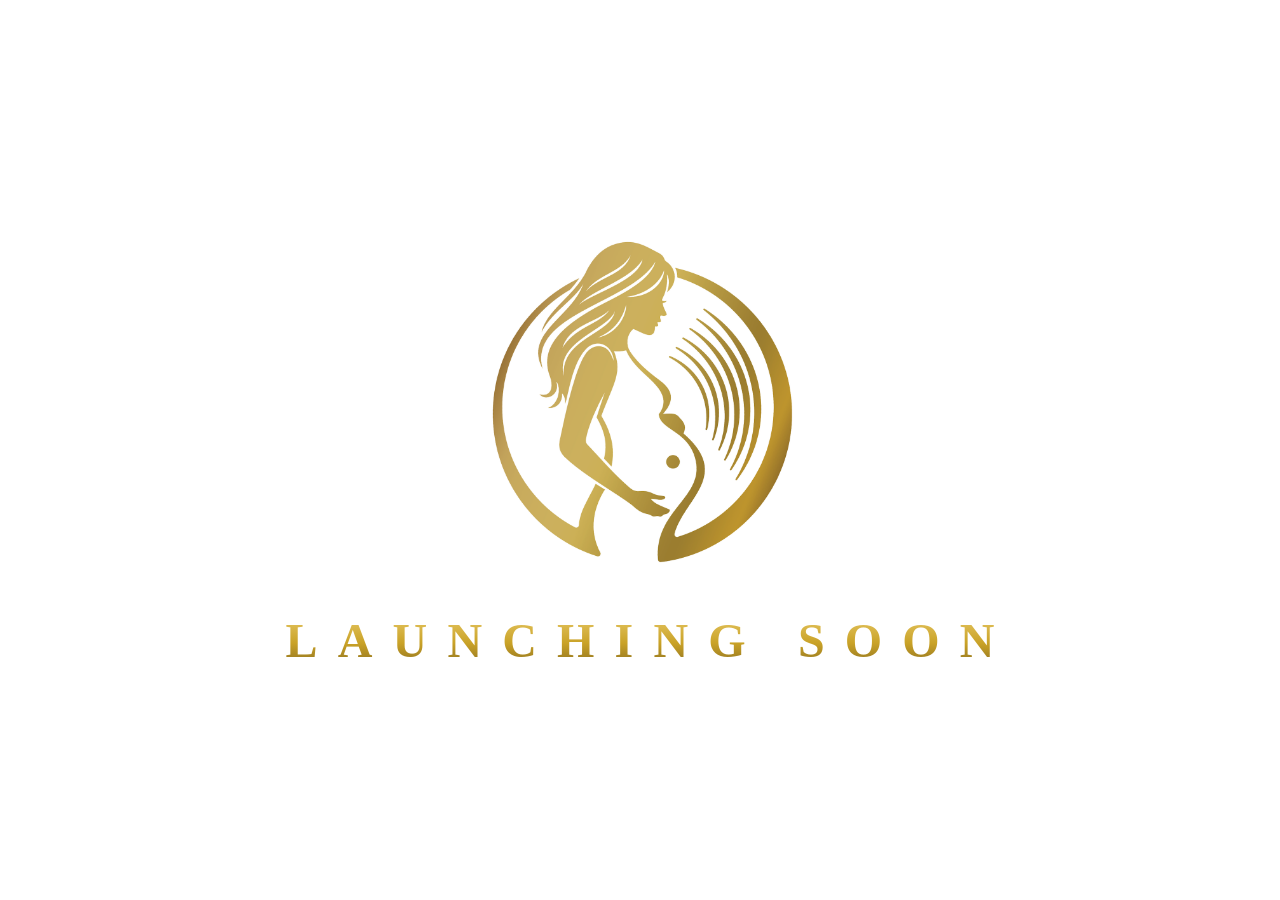
<file: index.html>
<!DOCTYPE html>
<html lang="en">
<head>
<meta charset="UTF-8">
<meta name="viewport" content="width=device-width, initial-scale=1.0">
<title>MiarmaMed — Launching Soon</title>
<link rel="icon" type="image/png" href="logo.png">
<style>
  :root {
    --gold-light: #e8c968;
    --gold: #c9a227;
    --gold-deep: #8a6d1f;
  }

  * { margin: 0; padding: 0; box-sizing: border-box; }

  html, body {
    height: 100%;
  }

  body {
    background: #ffffff;
    display: flex;
    flex-direction: column;
    align-items: center;
    justify-content: center;
    min-height: 100vh;
    padding: 2rem;
    font-family: "Cormorant Garamond", Georgia, "Times New Roman", serif;
    text-align: center;
    overflow: hidden;
  }

  .logo {
    width: min(340px, 68vw);
    height: auto;
    display: block;
    animation: breathe 4.5s ease-in-out infinite;
  }

  @keyframes breathe {
    0%, 100% { transform: scale(1); opacity: 1; }
    50%      { transform: scale(1.045); opacity: 0.92; }
  }

  .tagline {
    margin-top: 2.5rem;
    font-size: clamp(1.6rem, 6vw, 3rem);
    font-weight: 600;
    letter-spacing: 0.42em;
    text-transform: uppercase;
    /* indent compensates for the trailing letter-spacing so text stays centered */
    text-indent: 0.42em;
    background: linear-gradient(180deg, var(--gold-light) 0%, var(--gold) 55%, var(--gold-deep) 100%);
    -webkit-background-clip: text;
    background-clip: text;
    -webkit-text-fill-color: transparent;
    color: var(--gold);
  }

  @media (prefers-reduced-motion: reduce) {
    .logo { animation: none; }
  }
</style>
</head>
<body>
  <img class="logo" src="logo.png" alt="MiarmaMed logo">
  <div class="tagline">Launching Soon</div>
</body>
</html>
</file>
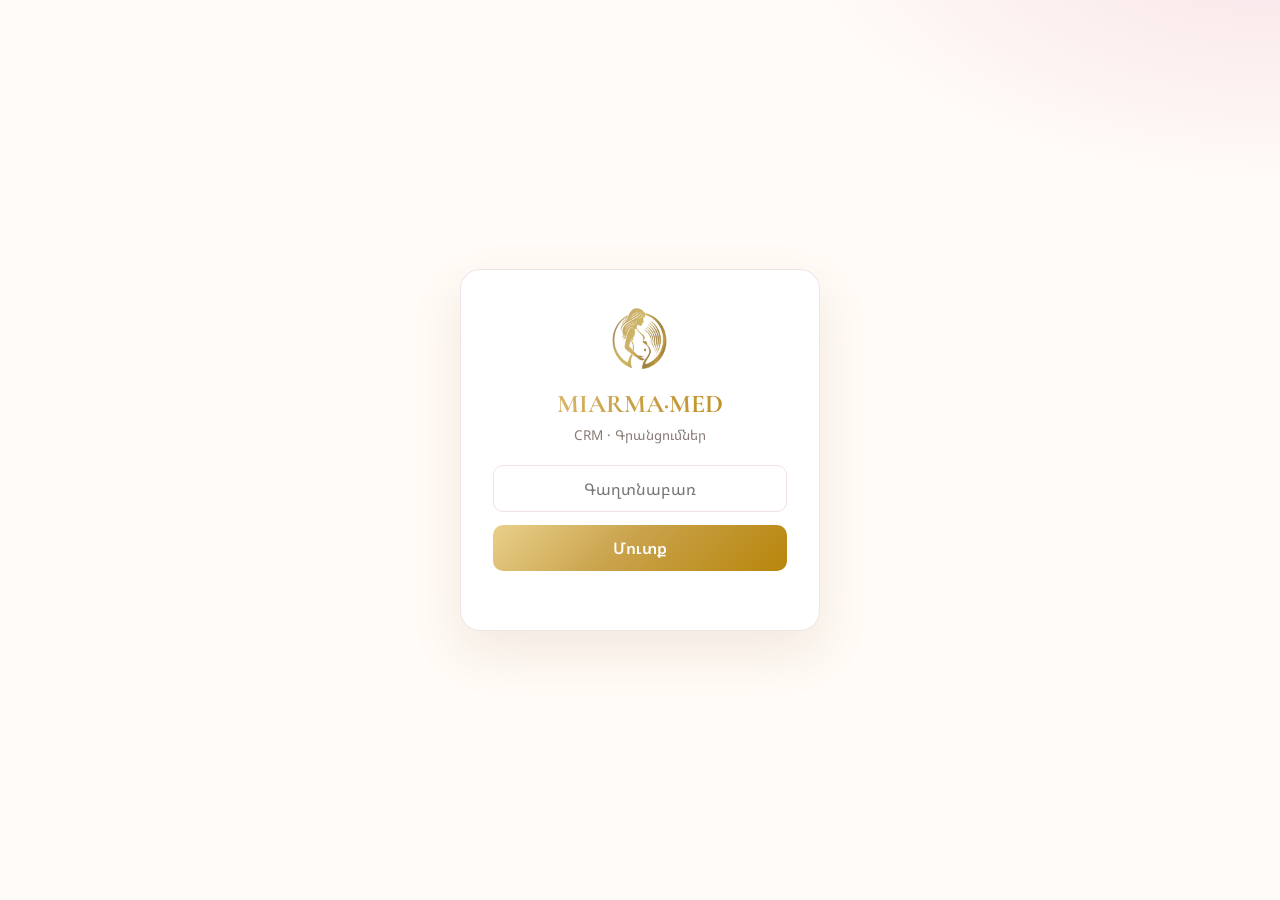
<file: admin.html>
<!DOCTYPE html>
<html lang="hy">
<head>
<meta charset="UTF-8" />
<meta name="viewport" content="width=device-width, initial-scale=1.0" />
<title>MIARMA·MED — CRM</title>
<link rel="icon" type="image/png" href="assets/emblem.png" />
<link rel="preconnect" href="https://fonts.googleapis.com" />
<link rel="preconnect" href="https://fonts.gstatic.com" crossorigin />
<link href="https://fonts.googleapis.com/css2?family=Cormorant+Garamond:wght@600;700&family=Noto+Sans+Armenian:wght@300;400;500;600;700&display=swap" rel="stylesheet" />
<style>
  :root{
    --gold-2:#C9A24B; --gold-3:#B8860B;
    --gold-grad:linear-gradient(135deg,#E9D08A 0%,#C9A24B 45%,#B8860B 100%);
    --pink:#FCEFF3; --blush:#F8E1E7; --cream:#FFFBF6;
    --ink:#3A2E2A; --muted:#8a7d77; --line:#efe3e7;
    --new:#2f6fed; --called:#c9820b; --enrolled:#1f9d55; --declined:#b0342c;
  }
  *{box-sizing:border-box;margin:0;padding:0}
  body{font-family:"Noto Sans Armenian","Segoe UI",system-ui,sans-serif;color:var(--ink);
    background:radial-gradient(900px 500px at 100% -10%, var(--blush) 0%, transparent 55%),var(--cream);
    min-height:100vh;line-height:1.45}

  /* ===== login ===== */
  .login{min-height:100vh;display:flex;align-items:center;justify-content:center;padding:1.5rem}
  .login-card{background:#fff;border:1px solid var(--line);border-radius:20px;padding:2.2rem 2rem;
    width:100%;max-width:360px;text-align:center;box-shadow:0 20px 50px rgba(170,120,90,.14)}
  .login-card img{width:64px;height:64px;margin-bottom:.6rem}
  .login-card h1{font-family:"Cormorant Garamond",serif;font-size:1.6rem;
    background:var(--gold-grad);-webkit-background-clip:text;background-clip:text;color:transparent}
  .login-card p{color:var(--muted);font-size:.85rem;margin:.2rem 0 1.3rem}
  .login-card input{width:100%;font-family:inherit;font-size:1rem;padding:.7rem .9rem;
    border:1px solid var(--line);border-radius:10px;margin-bottom:.8rem;text-align:center}
  .login-card button{width:100%;border:0;border-radius:10px;padding:.75rem;cursor:pointer;
    background:var(--gold-grad);color:#fff;font-family:inherit;font-weight:600;font-size:1rem}
  .login-err{color:var(--declined);font-size:.85rem;margin-top:.6rem;min-height:1.1em}

  /* ===== app ===== */
  .app[hidden]{display:none}
  .topbar{display:flex;align-items:center;gap:1rem;padding:1rem 1.6rem;background:#fff;
    border-bottom:1px solid var(--line);position:sticky;top:0;z-index:5;flex-wrap:wrap}
  .topbar .logo{display:flex;align-items:center;gap:.6rem}
  .topbar .logo img{width:40px;height:40px}
  .topbar .logo strong{font-family:"Cormorant Garamond",serif;font-size:1.25rem;letter-spacing:.12em;
    background:var(--gold-grad);-webkit-background-clip:text;background-clip:text;color:transparent}
  .topbar .logo small{display:block;font-size:.6rem;letter-spacing:.28em;color:var(--muted)}
  .topbar .title{font-weight:600;color:var(--muted);letter-spacing:.14em;font-size:.8rem;text-transform:uppercase}
  .topbar .right{margin-left:auto;display:flex;gap:.6rem;align-items:center}
  .btn{border:1px solid var(--line);background:#fff;color:var(--ink);border-radius:10px;
    padding:.5rem .9rem;font-family:inherit;font-size:.85rem;font-weight:600;cursor:pointer;transition:.2s}
  .btn:hover{border-color:var(--gold-2);color:var(--gold-3)}
  .btn.primary{background:var(--gold-grad);color:#fff;border-color:transparent}

  .wrap{padding:1.6rem;max-width:1400px;margin:0 auto}
  .stats{display:grid;grid-template-columns:repeat(4,1fr);gap:1rem;margin-bottom:1.4rem}
  .stat{background:#fff;border:1px solid var(--line);border-radius:16px;padding:1.1rem 1.2rem;
    box-shadow:0 6px 18px rgba(170,120,90,.06)}
  .stat .n{font-size:2rem;font-weight:700;font-family:"Cormorant Garamond",serif;line-height:1}
  .stat .l{color:var(--muted);font-size:.82rem;margin-top:.35rem}
  .stat.total .n{color:var(--gold-3)}
  .stat.new .n{color:var(--new)} .stat.called .n{color:var(--called)} .stat.enrolled .n{color:var(--enrolled)}

  .toolbar{display:flex;gap:.7rem;flex-wrap:wrap;margin-bottom:1rem;align-items:center}
  .toolbar input,.toolbar select{font-family:inherit;font-size:.88rem;padding:.55rem .8rem;
    border:1px solid var(--line);border-radius:10px;background:#fff;color:var(--ink)}
  .toolbar input.search{flex:1;min-width:220px}
  .count-note{color:var(--muted);font-size:.85rem;margin-left:auto}

  .table-wrap{overflow-x:auto;background:#fff;border:1px solid var(--line);border-radius:16px;
    box-shadow:0 6px 18px rgba(170,120,90,.06)}
  table{border-collapse:collapse;width:100%;min-width:1100px;font-size:.87rem}
  th,td{text-align:left;padding:.75rem .9rem;border-bottom:1px solid var(--line);vertical-align:top}
  th{background:var(--pink);color:#7a5a62;font-weight:600;font-size:.78rem;position:sticky;top:0;white-space:nowrap}
  tbody tr:hover{background:#fff8fb}
  td.name{font-weight:600;white-space:nowrap}
  a.tel{color:var(--ink);text-decoration:none}a.tel:hover{color:var(--gold-3)}
  .course-tag{display:inline-block;background:var(--blush);color:#8a5a2a;border-radius:8px;
    padding:.15rem .5rem;font-size:.78rem;font-weight:600}
  .yes{color:var(--enrolled);font-weight:600}.no{color:var(--muted)}
  .status{border:0;border-radius:999px;padding:.35rem .7rem;font-family:inherit;font-weight:600;
    font-size:.78rem;cursor:pointer;color:#fff}
  .status.new{background:var(--new)}.status.called{background:var(--called)}
  .status.enrolled{background:var(--enrolled)}.status.declined{background:var(--declined)}
  td.notes input{width:150px;border:1px solid var(--line);border-radius:8px;padding:.4rem .5rem;
    font-family:inherit;font-size:.82rem}
  .empty{padding:3rem;text-align:center;color:var(--muted)}
  .loading{padding:3rem;text-align:center;color:var(--muted)}
  @media (max-width:700px){ .stats{grid-template-columns:1fr 1fr} .wrap{padding:1rem} }
</style>
</head>
<body>

  <!-- ===== LOGIN ===== -->
  <div class="login" id="login">
    <form class="login-card" id="loginForm">
      <img src="assets/emblem.png" alt="" onerror="this.style.display='none'"/>
      <h1>MIARMA·MED</h1>
      <p>CRM · Գրանցումներ</p>
      <input type="password" id="pwd" placeholder="Գաղտնաբառ" autocomplete="current-password" />
      <button type="submit">Մուտք</button>
      <div class="login-err" id="loginErr"></div>
    </form>
  </div>

  <!-- ===== APP ===== -->
  <div class="app" id="app" hidden>
    <div class="topbar">
      <div class="logo">
        <img src="assets/emblem.png" alt="" onerror="this.style.display='none'"/>
        <div><strong>MIARMA·MED</strong><small>CRM</small></div>
      </div>
      <span class="title">Գրանցումներ</span>
      <div class="right">
        <button class="btn" onclick="exportCSV()">⬇ CSV</button>
        <button class="btn primary" onclick="reload()">↻ Թարմացնել</button>
      </div>
    </div>

    <div class="wrap">
      <div class="stats">
        <div class="stat total"><div class="n" id="s-total">0</div><div class="l">Ընդամենը</div></div>
        <div class="stat new"><div class="n" id="s-new">0</div><div class="l">Նոր</div></div>
        <div class="stat called"><div class="n" id="s-called">0</div><div class="l">Զանգահարված</div></div>
        <div class="stat enrolled"><div class="n" id="s-enrolled">0</div><div class="l">Գրանցված</div></div>
      </div>

      <div class="toolbar">
        <input class="search" id="search" placeholder="🔍 Որոնել ըստ անվան կամ հեռախոսի..." oninput="render()" />
        <select id="fCourse" onchange="render()"><option value="">Բոլոր դասընթացները</option></select>
        <select id="fStatus" onchange="render()">
          <option value="">Բոլոր կարգավիճակները</option>
          <option value="Նոր">Նոր</option>
          <option value="Զանգահարված">Զանգահարված</option>
          <option value="Գրանցված">Գրանցված</option>
          <option value="Մերժված">Մերժված</option>
        </select>
        <span class="count-note" id="countNote"></span>
      </div>

      <div class="table-wrap">
        <table>
          <thead><tr>
            <th>Ամսաթիվ</th><th>Անուն, ազգանուն</th><th>Հեռախոս</th><th>Էլ. հասցե</th>
            <th>Մասնագիտություն</th><th>Աշխատում է</th><th>Հաստատություն</th><th>ՈՒՁ փորձ</th>
            <th>Դասընթաց</th><th>Կարգավիճակ</th><th>Նշումներ</th>
          </tr></thead>
          <tbody id="rows"></tbody>
        </table>
        <div class="loading" id="loading">Բեռնվում է...</div>
        <div class="empty" id="empty" hidden>Գրանցումներ դեռ չկան։</div>
      </div>
    </div>
  </div>

<script>
// ===== CONFIG =====
const SCRIPT_URL = "https://script.google.com/macros/s/AKfycbzl5oQ2MAIErzK2Clo3YjBnVSJ-pwo11hsfHdUFtKBy-yvgFFAITc1M6_v9Hox1Mq_g/exec";

const STATUSES = ['Նոր','Զանգահարված','Գրանցված','Մերժված'];
const STATUS_CLASS = {'Նոր':'new','Զանգահարված':'called','Գրանցված':'enrolled','Մերժված':'declined'};

let DATA = [];
let PWD = "";

// ---- JSONP read ----
function fetchData(pwd){
  return new Promise((resolve, reject)=>{
    const cb = '__cb' + Date.now();
    const s = document.createElement('script');
    const timer = setTimeout(()=>{ cleanup(); reject(new Error('timeout')); }, 15000);
    function cleanup(){ clearTimeout(timer); delete window[cb]; if(s.parentNode) s.parentNode.removeChild(s); }
    window[cb] = (res)=>{ cleanup(); resolve(res); };
    s.onerror = ()=>{ cleanup(); reject(new Error('network')); };
    s.src = SCRIPT_URL + '?key=' + encodeURIComponent(pwd) + '&callback=' + cb + '&t=' + Date.now();
    document.body.appendChild(s);
  });
}

// ---- login ----
document.getElementById('loginForm').addEventListener('submit', async (e)=>{
  e.preventDefault();
  const pwd = document.getElementById('pwd').value;
  const err = document.getElementById('loginErr');
  err.textContent = 'Ստուգվում է...';
  try{
    const res = await fetchData(pwd);
    if(res && res.ok){
      PWD = pwd;
      document.getElementById('login').style.display = 'none';
      document.getElementById('app').hidden = false;
      DATA = res.rows || [];
      afterLoad();
    } else {
      err.textContent = 'Սխալ գաղտնաբառ։';
    }
  }catch(ex){
    err.textContent = 'Կապի սխալ։ Փորձեք կրկին։';
  }
});

async function reload(){
  document.getElementById('loading').hidden = false;
  document.getElementById('loading').textContent = 'Թարմացվում է...';
  try{
    const res = await fetchData(PWD);
    if(res && res.ok){ DATA = res.rows || []; afterLoad(); }
  }catch(ex){}
}

function afterLoad(){
  document.getElementById('loading').hidden = true;
  const sel = document.getElementById('fCourse');
  sel.length = 1;
  [...new Set(DATA.map(r=>r.course).filter(Boolean))].sort().forEach(c=>{
    const o=document.createElement('option'); o.value=c; o.textContent=c; sel.appendChild(o);
  });
  render();
}

function fmtDate(s){
  const d=new Date(s); if(isNaN(d)) return s||"";
  return d.toLocaleDateString('hy-AM')+' '+d.toLocaleTimeString('hy-AM',{hour:'2-digit',minute:'2-digit'});
}
const esc = s => (s==null?'':s.toString()).replace(/[&<>"]/g,c=>({'&':'&amp;','<':'&lt;','>':'&gt;','"':'&quot;'}[c]));
const isYes = v => v===true || v==='Այո' || v==='true';

function render(){
  const q=document.getElementById('search').value.trim().toLowerCase();
  const fc=document.getElementById('fCourse').value;
  const fs=document.getElementById('fStatus').value;

  const norm = r => STATUSES.includes(r.status) ? r.status : 'Նոր';

  const rows = DATA.filter(r=>{
    if(fc && r.course!==fc) return false;
    if(fs && norm(r)!==fs) return false;
    if(q && !((r.full_name||'').toLowerCase().includes(q) || (r.phone||'').toString().toLowerCase().includes(q))) return false;
    return true;
  });

  document.getElementById('s-total').textContent = DATA.length;
  document.getElementById('s-new').textContent = DATA.filter(r=>norm(r)==='Նոր').length;
  document.getElementById('s-called').textContent = DATA.filter(r=>norm(r)==='Զանգահարված').length;
  document.getElementById('s-enrolled').textContent = DATA.filter(r=>norm(r)==='Գրանցված').length;

  const tb=document.getElementById('rows'); tb.innerHTML='';
  document.getElementById('empty').hidden = rows.length>0;
  document.getElementById('countNote').textContent = `Ցուցադրված՝ ${rows.length} / ${DATA.length}`;

  rows.forEach((r)=>{
    const st = norm(r);
    const tr=document.createElement('tr');
    tr.innerHTML=`
      <td class="sub" style="white-space:nowrap;color:var(--muted)">${fmtDate(r.created_at)}</td>
      <td class="name">${esc(r.full_name)}</td>
      <td><a class="tel" href="tel:${esc(r.phone)}">${esc(r.phone)}</a></td>
      <td>${r.email?`<a class="tel" href="mailto:${esc(r.email)}">${esc(r.email)}</a>`:'<span class="no">—</span>'}</td>
      <td>${esc(r.profession)}</td>
      <td>${isYes(r.is_working)?'<span class="yes">Այո</span>':'<span class="no">Ոչ</span>'}</td>
      <td>${esc(r.workplace)||'<span class="no">—</span>'}</td>
      <td>${esc(r.ultrasound_experience)||'<span class="no">—</span>'}</td>
      <td><span class="course-tag">${esc(r.course)}</span></td>
      <td>
        <select class="status ${STATUS_CLASS[st]}" onchange="setStatus(${r.row}, this.value, this)">
          ${STATUSES.map(k=>`<option value="${k}" ${k===st?'selected':''}>${k}</option>`).join('')}
        </select>
      </td>
      <td class="notes"><input value="${esc(r.notes)}" placeholder="..." onchange="setNote(${r.row}, this.value)" /></td>`;
    tb.appendChild(tr);
  });
}

function save(row, field, value){
  const payload = { action:'update', key:PWD, row:row };
  payload[field] = value;
  fetch(SCRIPT_URL, { method:'POST', mode:'no-cors',
    headers:{'Content-Type':'text/plain;charset=utf-8'}, body:JSON.stringify(payload) });
}
function setStatus(row, val, el){
  el.className = 'status ' + STATUS_CLASS[val];
  const rec = DATA.find(r=>r.row===row); if(rec) rec.status = val;
  save(row, 'status', val);
  render();
}
function setNote(row, val){
  const rec = DATA.find(r=>r.row===row); if(rec) rec.notes = val;
  save(row, 'notes', val);
}

function exportCSV(){
  const cols=['created_at','full_name','phone','email','profession','is_working','workplace','ultrasound_experience','course','status','notes'];
  const head=['Ամսաթիվ','Անուն ազգանուն','Հեռախոս','Էլ.հասցե','Մասնագիտություն','Աշխատում է','Հաստատություն','ՈՒՁ փորձ','Դասընթաց','Կարգավիճակ','Նշումներ'];
  const lines=[head.join(',')];
  DATA.forEach(r=>lines.push(cols.map(c=>`"${(r[c]==null?'':r[c]).toString().replace(/"/g,'""')}"`).join(',')));
  const blob=new Blob(["﻿"+lines.join('\n')],{type:'text/csv;charset=utf-8'});
  const a=document.createElement('a'); a.href=URL.createObjectURL(blob);
  a.download='miarmamed-registrations.csv'; a.click();
}
</script>
</body>
</html>
</file>
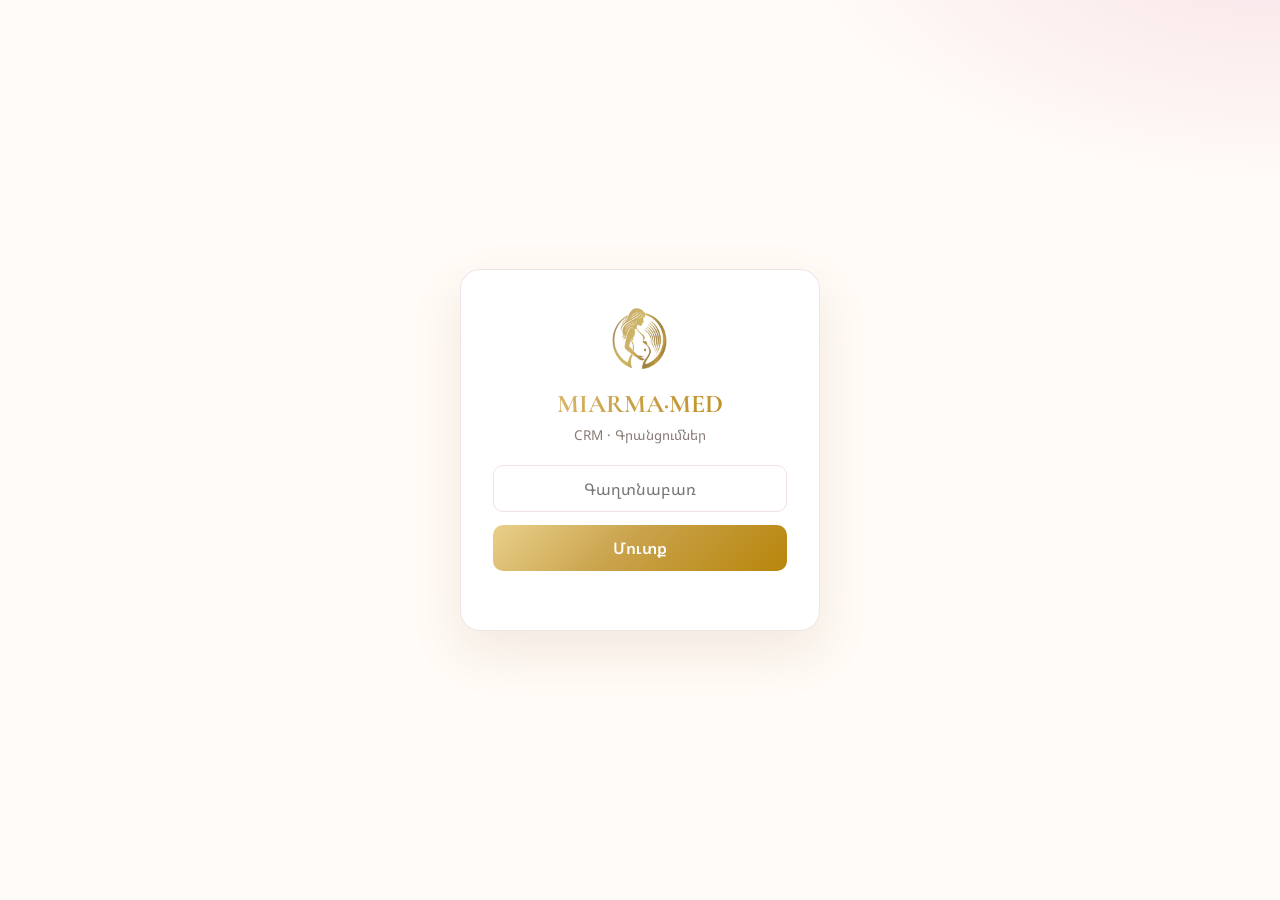
<file: adminmarianna.html>
<!DOCTYPE html>
<html lang="hy">
<head>
<meta charset="UTF-8" />
<meta name="viewport" content="width=device-width, initial-scale=1.0" />
<title>MIARMA·MED — CRM</title>
<link rel="icon" type="image/png" href="assets/emblem.png" />
<link rel="preconnect" href="https://fonts.googleapis.com" />
<link rel="preconnect" href="https://fonts.gstatic.com" crossorigin />
<link href="https://fonts.googleapis.com/css2?family=Cormorant+Garamond:wght@600;700&family=Noto+Sans+Armenian:wght@300;400;500;600;700&display=swap" rel="stylesheet" />
<style>
  :root{
    --gold-2:#C9A24B; --gold-3:#B8860B;
    --gold-grad:linear-gradient(135deg,#E9D08A 0%,#C9A24B 45%,#B8860B 100%);
    --pink:#FCEFF3; --blush:#F8E1E7; --cream:#FFFBF6;
    --ink:#3A2E2A; --muted:#8a7d77; --line:#efe3e7;
    --new:#2f6fed; --called:#c9820b; --enrolled:#1f9d55; --declined:#b0342c;
  }
  *{box-sizing:border-box;margin:0;padding:0}
  body{font-family:"Noto Sans Armenian","Segoe UI",system-ui,sans-serif;color:var(--ink);
    background:radial-gradient(900px 500px at 100% -10%, var(--blush) 0%, transparent 55%),var(--cream);
    min-height:100vh;line-height:1.45}

  /* ===== login ===== */
  .login{min-height:100vh;display:flex;align-items:center;justify-content:center;padding:1.5rem}
  .login-card{background:#fff;border:1px solid var(--line);border-radius:20px;padding:2.2rem 2rem;
    width:100%;max-width:360px;text-align:center;box-shadow:0 20px 50px rgba(170,120,90,.14)}
  .login-card img{width:64px;height:64px;margin-bottom:.6rem}
  .login-card h1{font-family:"Cormorant Garamond",serif;font-size:1.6rem;
    background:var(--gold-grad);-webkit-background-clip:text;background-clip:text;color:transparent}
  .login-card p{color:var(--muted);font-size:.85rem;margin:.2rem 0 1.3rem}
  .login-card input{width:100%;font-family:inherit;font-size:1rem;padding:.7rem .9rem;
    border:1px solid var(--line);border-radius:10px;margin-bottom:.8rem;text-align:center}
  .login-card button{width:100%;border:0;border-radius:10px;padding:.75rem;cursor:pointer;
    background:var(--gold-grad);color:#fff;font-family:inherit;font-weight:600;font-size:1rem}
  .login-err{color:var(--declined);font-size:.85rem;margin-top:.6rem;min-height:1.1em}

  /* ===== app ===== */
  .app[hidden]{display:none}
  .topbar{display:flex;align-items:center;gap:1rem;padding:1rem 1.6rem;background:#fff;
    border-bottom:1px solid var(--line);position:sticky;top:0;z-index:5;flex-wrap:wrap}
  .topbar .logo{display:flex;align-items:center;gap:.6rem}
  .topbar .logo img{width:40px;height:40px}
  .topbar .logo strong{font-family:"Cormorant Garamond",serif;font-size:1.25rem;letter-spacing:.12em;
    background:var(--gold-grad);-webkit-background-clip:text;background-clip:text;color:transparent}
  .topbar .logo small{display:block;font-size:.6rem;letter-spacing:.28em;color:var(--muted)}
  .topbar .title{font-weight:600;color:var(--muted);letter-spacing:.14em;font-size:.8rem;text-transform:uppercase}
  .topbar .right{margin-left:auto;display:flex;gap:.6rem;align-items:center}
  .btn{border:1px solid var(--line);background:#fff;color:var(--ink);border-radius:10px;
    padding:.5rem .9rem;font-family:inherit;font-size:.85rem;font-weight:600;cursor:pointer;transition:.2s}
  .btn:hover{border-color:var(--gold-2);color:var(--gold-3)}
  .btn.primary{background:var(--gold-grad);color:#fff;border-color:transparent}
  .btn.danger{color:var(--declined);border-color:#e7c4c0}
  .btn.danger:hover{background:#fbeceb;border-color:var(--declined);color:var(--declined)}

  .wrap{padding:1.6rem;max-width:1100px;margin:0 auto}
  .stats{display:grid;grid-template-columns:repeat(4,1fr);gap:1rem;margin-bottom:1.4rem}
  .stat{background:#fff;border:1px solid var(--line);border-radius:16px;padding:1.1rem 1.2rem;
    box-shadow:0 6px 18px rgba(170,120,90,.06)}
  .stat .n{font-size:2rem;font-weight:700;font-family:"Cormorant Garamond",serif;line-height:1}
  .stat .l{color:var(--muted);font-size:.82rem;margin-top:.35rem}
  .stat.total .n{color:var(--gold-3)}
  .stat.new .n{color:var(--new)} .stat.called .n{color:var(--called)} .stat.enrolled .n{color:var(--enrolled)}

  .toolbar{display:flex;gap:.7rem;flex-wrap:wrap;margin-bottom:1rem;align-items:center}
  .toolbar input.search,.toolbar select{font-family:inherit;font-size:.88rem;padding:.55rem .8rem;
    border:1px solid var(--line);border-radius:10px;background:#fff;color:var(--ink)}
  .toolbar input.search{flex:1;min-width:220px}
  .selall{display:flex;align-items:center;gap:.4rem;font-size:.85rem;color:var(--muted);cursor:pointer}
  .count-note{color:var(--muted);font-size:.85rem;margin-left:auto}

  /* ===== accordion list ===== */
  .list{display:flex;flex-direction:column;gap:.55rem}
  .person{background:#fff;border:1px solid var(--line);border-radius:14px;overflow:hidden;
    box-shadow:0 4px 14px rgba(170,120,90,.05)}
  .person-head{display:flex;align-items:center;gap:.9rem;padding:.8rem 1.05rem;cursor:pointer}
  .person-head:hover{background:#fff8fb}
  .person-head .idcol{display:flex;flex-direction:column;min-width:0}
  .person-head .pname{font-weight:600;font-size:1rem;white-space:nowrap;overflow:hidden;text-overflow:ellipsis}
  .person-head .pmeta{color:var(--muted);font-size:.78rem;display:flex;align-items:center}
  .person-head .pphone{color:var(--ink);font-size:.9rem;white-space:nowrap}
  .person-head .spacer{margin-left:auto}
  .status-pill{border-radius:999px;padding:.3rem .7rem;font-size:.75rem;font-weight:600;color:#fff;white-space:nowrap}
  .status-pill.new{background:var(--new)}.status-pill.called{background:var(--called)}
  .status-pill.enrolled{background:var(--enrolled)}.status-pill.declined{background:var(--declined)}
  .count-badge{display:inline-block;background:#f2e6d3;color:#8a6d2f;border-radius:999px;
    padding:.05rem .5rem;font-size:.72rem;font-weight:600;margin-left:.45rem}
  .chev{transition:transform .2s;color:var(--muted);font-size:.85rem}
  .person.open .chev{transform:rotate(90deg)}
  .person-body{padding:.2rem 1.1rem 1.1rem;border-top:1px solid var(--line)}
  .person-body[hidden]{display:none}
  .detail{display:grid;grid-template-columns:repeat(auto-fit,minmax(190px,1fr));gap:.7rem 1.4rem;margin:.9rem 0 .7rem}
  .detail .k{color:var(--muted);font-size:.7rem;text-transform:uppercase;letter-spacing:.05em}
  .detail .v{font-size:.92rem;margin-top:.12rem}
  .detail .v a{color:var(--gold-3);text-decoration:none}
  .yes{color:var(--enrolled);font-weight:600}.no{color:var(--muted)}
  .courses-label{color:var(--muted);font-size:.7rem;text-transform:uppercase;letter-spacing:.05em;margin-top:.3rem}
  .chips{display:flex;flex-wrap:wrap;gap:.45rem;margin:.4rem 0 .95rem}
  .chip{background:var(--blush);color:#8a5a2a;border:1px solid #f0d9e0;border-radius:999px;
    padding:.34rem .8rem;font-size:.82rem;line-height:1.35;font-weight:500}
  .edit-row{display:flex;gap:1.2rem;flex-wrap:wrap;align-items:flex-end}
  .edit-row .fld{display:flex;flex-direction:column;gap:.25rem}
  .edit-row .fld.grow{flex:1;min-width:200px}
  .edit-row label{font-size:.7rem;color:var(--muted);text-transform:uppercase;letter-spacing:.05em}
  .status{border:0;border-radius:999px;padding:.4rem .8rem;font-family:inherit;font-weight:600;
    font-size:.8rem;cursor:pointer;color:#fff}
  .status.new{background:var(--new)}.status.called{background:var(--called)}
  .status.enrolled{background:var(--enrolled)}.status.declined{background:var(--declined)}
  .noteinp{border:1px solid var(--line);border-radius:8px;padding:.5rem .6rem;font-family:inherit;font-size:.86rem;width:100%}
  .empty,.loading{padding:3rem;text-align:center;color:var(--muted)}
  @media (max-width:700px){ .stats{grid-template-columns:1fr 1fr} .wrap{padding:1rem}
    .person-head .pphone{display:none} }
</style>
</head>
<body>

  <!-- ===== LOGIN ===== -->
  <div class="login" id="login">
    <form class="login-card" id="loginForm">
      <img src="assets/emblem.png" alt="" onerror="this.style.display='none'"/>
      <h1>MIARMA·MED</h1>
      <p>CRM · Գրանցումներ</p>
      <input type="password" id="pwd" placeholder="Գաղտնաբառ" autocomplete="current-password" />
      <button type="submit">Մուտք</button>
      <div class="login-err" id="loginErr"></div>
    </form>
  </div>

  <!-- ===== APP ===== -->
  <div class="app" id="app" hidden>
    <div class="topbar">
      <div class="logo">
        <img src="assets/emblem.png" alt="" onerror="this.style.display='none'"/>
        <div><strong>MIARMA·MED</strong><small>CRM</small></div>
      </div>
      <span class="title">Գրանցումներ</span>
      <div class="right">
        <button class="btn" onclick="exportCSV()">⬇ CSV</button>
        <button class="btn primary" onclick="reload()">↻ Թարմացնել</button>
      </div>
    </div>

    <div class="wrap">
      <div class="stats">
        <div class="stat total"><div class="n" id="s-total">0</div><div class="l">Ընդամենը</div></div>
        <div class="stat new"><div class="n" id="s-new">0</div><div class="l">Նոր</div></div>
        <div class="stat called"><div class="n" id="s-called">0</div><div class="l">Զանգահարված</div></div>
        <div class="stat enrolled"><div class="n" id="s-enrolled">0</div><div class="l">Գրանցված</div></div>
      </div>

      <div class="toolbar">
        <input class="search" id="search" placeholder="🔍 Որոնել ըստ անվան կամ հեռախոսի..." oninput="render()" />
        <select id="fCourse" onchange="render()"><option value="">Բոլոր դասընթացները</option></select>
        <select id="fStatus" onchange="render()">
          <option value="">Բոլոր կարգավիճակները</option>
          <option value="Նոր">Նոր</option>
          <option value="Զանգահարված">Զանգահարված</option>
          <option value="Գրանցված">Գրանցված</option>
          <option value="Մերժված">Մերժված</option>
        </select>
        <label class="selall"><input type="checkbox" id="selAll" onclick="toggleAll(this)" /> Ընտրել բոլորը</label>
        <button class="btn danger" onclick="deleteSelected()">🗑 Ջնջել ընտրվածները</button>
        <span class="count-note" id="countNote"></span>
      </div>

      <div class="list" id="list"></div>
      <div class="loading" id="loading">Բեռնվում է...</div>
      <div class="empty" id="empty" hidden>Գրանցումներ դեռ չկան։</div>
    </div>
  </div>

<script>
// ===== CONFIG =====
const SCRIPT_URL = "https://script.google.com/macros/s/AKfycbzl5oQ2MAIErzK2Clo3YjBnVSJ-pwo11hsfHdUFtKBy-yvgFFAITc1M6_v9Hox1Mq_g/exec";

const STATUSES = ['Նոր','Զանգահարված','Գրանցված','Մերժված'];
const STATUS_CLASS = {'Նոր':'new','Զանգահարված':'called','Գրանցված':'enrolled','Մերժված':'declined'};

let DATA = [];
let PWD = "";
const expanded = new Set();

// ---- JSONP read ----
function fetchData(pwd){
  return new Promise((resolve, reject)=>{
    const cb = '__cb' + Date.now();
    const s = document.createElement('script');
    const timer = setTimeout(()=>{ cleanup(); reject(new Error('timeout')); }, 15000);
    function cleanup(){ clearTimeout(timer); delete window[cb]; if(s.parentNode) s.parentNode.removeChild(s); }
    window[cb] = (res)=>{ cleanup(); resolve(res); };
    s.onerror = ()=>{ cleanup(); reject(new Error('network')); };
    s.src = SCRIPT_URL + '?key=' + encodeURIComponent(pwd) + '&callback=' + cb + '&t=' + Date.now();
    document.body.appendChild(s);
  });
}

// ---- login ----
document.getElementById('loginForm').addEventListener('submit', async (e)=>{
  e.preventDefault();
  const pwd = document.getElementById('pwd').value;
  const err = document.getElementById('loginErr');
  err.textContent = 'Ստուգվում է...';
  try{
    const res = await fetchData(pwd);
    if(res && res.ok){
      PWD = pwd;
      document.getElementById('login').style.display = 'none';
      document.getElementById('app').hidden = false;
      DATA = res.rows || [];
      afterLoad();
    } else { err.textContent = 'Սխալ գաղտնաբառ։'; }
  }catch(ex){ err.textContent = 'Կապի սխալ։ Փորձեք կրկին։'; }
});

async function reload(){
  document.getElementById('loading').hidden = false;
  document.getElementById('loading').textContent = 'Թարմացվում է...';
  try{
    const res = await fetchData(PWD);
    if(res && res.ok){ DATA = res.rows || []; afterLoad(); }
  }catch(ex){}
}

function afterLoad(){
  document.getElementById('loading').hidden = true;
  const sel = document.getElementById('fCourse');
  sel.length = 1;
  // build course filter from the individual (split) courses across everyone
  const all = new Set();
  DATA.forEach(r=>splitCourses(r.course).forEach(c=>all.add(c)));
  [...all].sort().forEach(c=>{
    const o=document.createElement('option'); o.value=c; o.textContent=(c.length>70?c.slice(0,70)+'…':c); sel.appendChild(o);
  });
  render();
}

function fmtDate(s){
  const d=new Date(s); if(isNaN(d)) return s||"";
  return d.toLocaleDateString('hy-AM')+' '+d.toLocaleTimeString('hy-AM',{hour:'2-digit',minute:'2-digit'});
}
const esc = s => (s==null?'':s.toString()).replace(/[&<>"]/g,c=>({'&':'&amp;','<':'&lt;','>':'&gt;','"':'&quot;'}[c]));
const isYes = v => v===true || v==='Այո' || v==='true';
const norm = r => STATUSES.includes(r.status) ? r.status : 'Նոր';

// split a combined multi-course string into individual courses
function splitCourses(text){
  if(!text) return [];
  return text.toString()
    .replace(/\)\s*,\s*/g, ')')     // break after "), " but keep the ")"
    .split(/[\n;]+/)
    .map(s=>s.trim().replace(/^[,\s]+|[,\s]+$/g,''))
    .filter(Boolean);
}

function updateStats(){
  document.getElementById('s-total').textContent = DATA.length;
  document.getElementById('s-new').textContent = DATA.filter(r=>norm(r)==='Նոր').length;
  document.getElementById('s-called').textContent = DATA.filter(r=>norm(r)==='Զանգահարված').length;
  document.getElementById('s-enrolled').textContent = DATA.filter(r=>norm(r)==='Գրանցված').length;
}

function render(){
  const q=document.getElementById('search').value.trim().toLowerCase();
  const fc=document.getElementById('fCourse').value;
  const fs=document.getElementById('fStatus').value;

  const rows = DATA.filter(r=>{
    if(fc && !splitCourses(r.course).includes(fc)) return false;
    if(fs && norm(r)!==fs) return false;
    if(q && !((r.full_name||'').toLowerCase().includes(q) || (r.phone||'').toString().toLowerCase().includes(q))) return false;
    return true;
  });

  updateStats();
  const list=document.getElementById('list'); list.innerHTML='';
  document.getElementById('empty').hidden = rows.length>0;
  document.getElementById('countNote').textContent = `Ցուցադրված՝ ${rows.length} / ${DATA.length}`;

  rows.forEach((r)=>{
    const st = norm(r); const cls = STATUS_CLASS[st];
    const open = expanded.has(r.row);
    const courses = splitCourses(r.course);
    const card=document.createElement('div');
    card.className='person'+(open?' open':'');
    card.dataset.row=r.row;
    card.innerHTML=`
      <div class="person-head" onclick="toggle(${r.row}, event)">
        <input type="checkbox" class="rowchk" value="${r.row}" onclick="event.stopPropagation()" />
        <div class="idcol">
          <span class="pname">${esc(r.full_name)||'—'}</span>
          <span class="pmeta">${fmtDate(r.created_at)}${courses.length?`<span class="count-badge">${courses.length} դասընթաց</span>`:''}</span>
        </div>
        <span class="spacer"></span>
        <span class="pphone">${esc(r.phone)}</span>
        <span class="status-pill ${cls}">${st}</span>
        <span class="chev">▶</span>
      </div>
      <div class="person-body" ${open?'':'hidden'}>
        <div class="detail">
          <div><div class="k">Էլ. հասցե</div><div class="v">${r.email?`<a href="mailto:${esc(r.email)}">${esc(r.email)}</a>`:'—'}</div></div>
          <div><div class="k">Հեռախոս</div><div class="v"><a href="tel:${esc(r.phone)}">${esc(r.phone)||'—'}</a></div></div>
          <div><div class="k">Մասնագիտություն</div><div class="v">${esc(r.profession)||'—'}</div></div>
          <div><div class="k">Աշխատում է</div><div class="v">${isYes(r.is_working)?'<span class="yes">Այո</span>':'<span class="no">Ոչ</span>'}</div></div>
          <div><div class="k">Հաստատություն</div><div class="v">${esc(r.workplace)||'—'}</div></div>
          <div><div class="k">ՈՒՁ փորձ</div><div class="v">${esc(r.ultrasound_experience)||'—'}</div></div>
        </div>
        <div class="courses-label">Ընտրված դասընթաց(ներ)${courses.length?` · ${courses.length}`:''}</div>
        <div class="chips">${courses.length?courses.map(c=>`<span class="chip">${esc(c)}</span>`).join(''):'<span class="no">—</span>'}</div>
        <div class="edit-row">
          <div class="fld"><label>Կարգավիճակ</label>
            <select class="status ${cls}" onchange="setStatus(${r.row}, this.value, this)">
              ${STATUSES.map(k=>`<option value="${k}" ${k===st?'selected':''}>${k}</option>`).join('')}
            </select>
          </div>
          <div class="fld grow"><label>Նշում</label>
            <input class="noteinp" value="${esc(r.notes)}" placeholder="..." onchange="setNote(${r.row}, this.value)" />
          </div>
        </div>
      </div>`;
    list.appendChild(card);
  });
}

function toggle(row, ev){
  if(ev) ev.stopPropagation();
  const card=document.querySelector(`.person[data-row="${row}"]`);
  if(!card) return;
  const body=card.querySelector('.person-body');
  const isOpen=!body.hidden;
  if(isOpen){ body.hidden=true; card.classList.remove('open'); expanded.delete(row); }
  else { body.hidden=false; card.classList.add('open'); expanded.add(row); }
}

function save(row, field, value){
  const payload = { action:'update', key:PWD, row:row };
  payload[field] = value;
  fetch(SCRIPT_URL, { method:'POST', mode:'no-cors',
    headers:{'Content-Type':'text/plain;charset=utf-8'}, body:JSON.stringify(payload) });
}
function setStatus(row, val, el){
  const rec = DATA.find(r=>r.row===row); if(rec) rec.status = val;
  el.className = 'status ' + STATUS_CLASS[val];
  const card=document.querySelector(`.person[data-row="${row}"]`);
  if(card){ const pill=card.querySelector('.status-pill'); if(pill){ pill.className='status-pill '+STATUS_CLASS[val]; pill.textContent=val; } }
  updateStats();
  save(row, 'status', val);
}
function setNote(row, val){
  const rec = DATA.find(r=>r.row===row); if(rec) rec.notes = val;
  save(row, 'notes', val);
}

function toggleAll(el){
  document.querySelectorAll('.rowchk').forEach(c=>{ c.checked = el.checked; });
}
function deleteSelected(){
  const chks = [...document.querySelectorAll('.rowchk:checked')];
  if(!chks.length){ alert('Ընտրեք առնվազն մեկ գրանցում՝ ջնջելու համար։'); return; }
  const rows = chks.map(c=>+c.value);
  if(!confirm('Ջնջե՞լ ընտրված ' + rows.length + ' գրանցումը։ Այս գործողությունը հետ չի վերադարձվում։')) return;
  fetch(SCRIPT_URL, { method:'POST', mode:'no-cors',
    headers:{'Content-Type':'text/plain;charset=utf-8'}, body:JSON.stringify({ action:'delete', key:PWD, rows:rows }) });
  DATA = DATA.filter(r=>!rows.includes(r.row));
  const sa=document.getElementById('selAll'); if(sa) sa.checked=false;
  render();
  setTimeout(reload, 1600);
}

function exportCSV(){
  const cols=['created_at','full_name','phone','email','profession','is_working','workplace','ultrasound_experience','course','status','notes'];
  const head=['Ամսաթիվ','Անուն ազգանուն','Հեռախոս','Էլ.հասցե','Մասնագիտություն','Աշխատում է','Հաստատություն','ՈՒՁ փորձ','Դասընթաց','Կարգավիճակ','Նշումներ'];
  const lines=[head.join(',')];
  DATA.forEach(r=>lines.push(cols.map(c=>`"${(r[c]==null?'':r[c]).toString().replace(/"/g,'""')}"`).join(',')));
  const blob=new Blob(["﻿"+lines.join('\n')],{type:'text/csv;charset=utf-8'});
  const a=document.createElement('a'); a.href=URL.createObjectURL(blob);
  a.download='miarmamed-registrations.csv'; a.click();
}
</script>
</body>
</html>
</file>
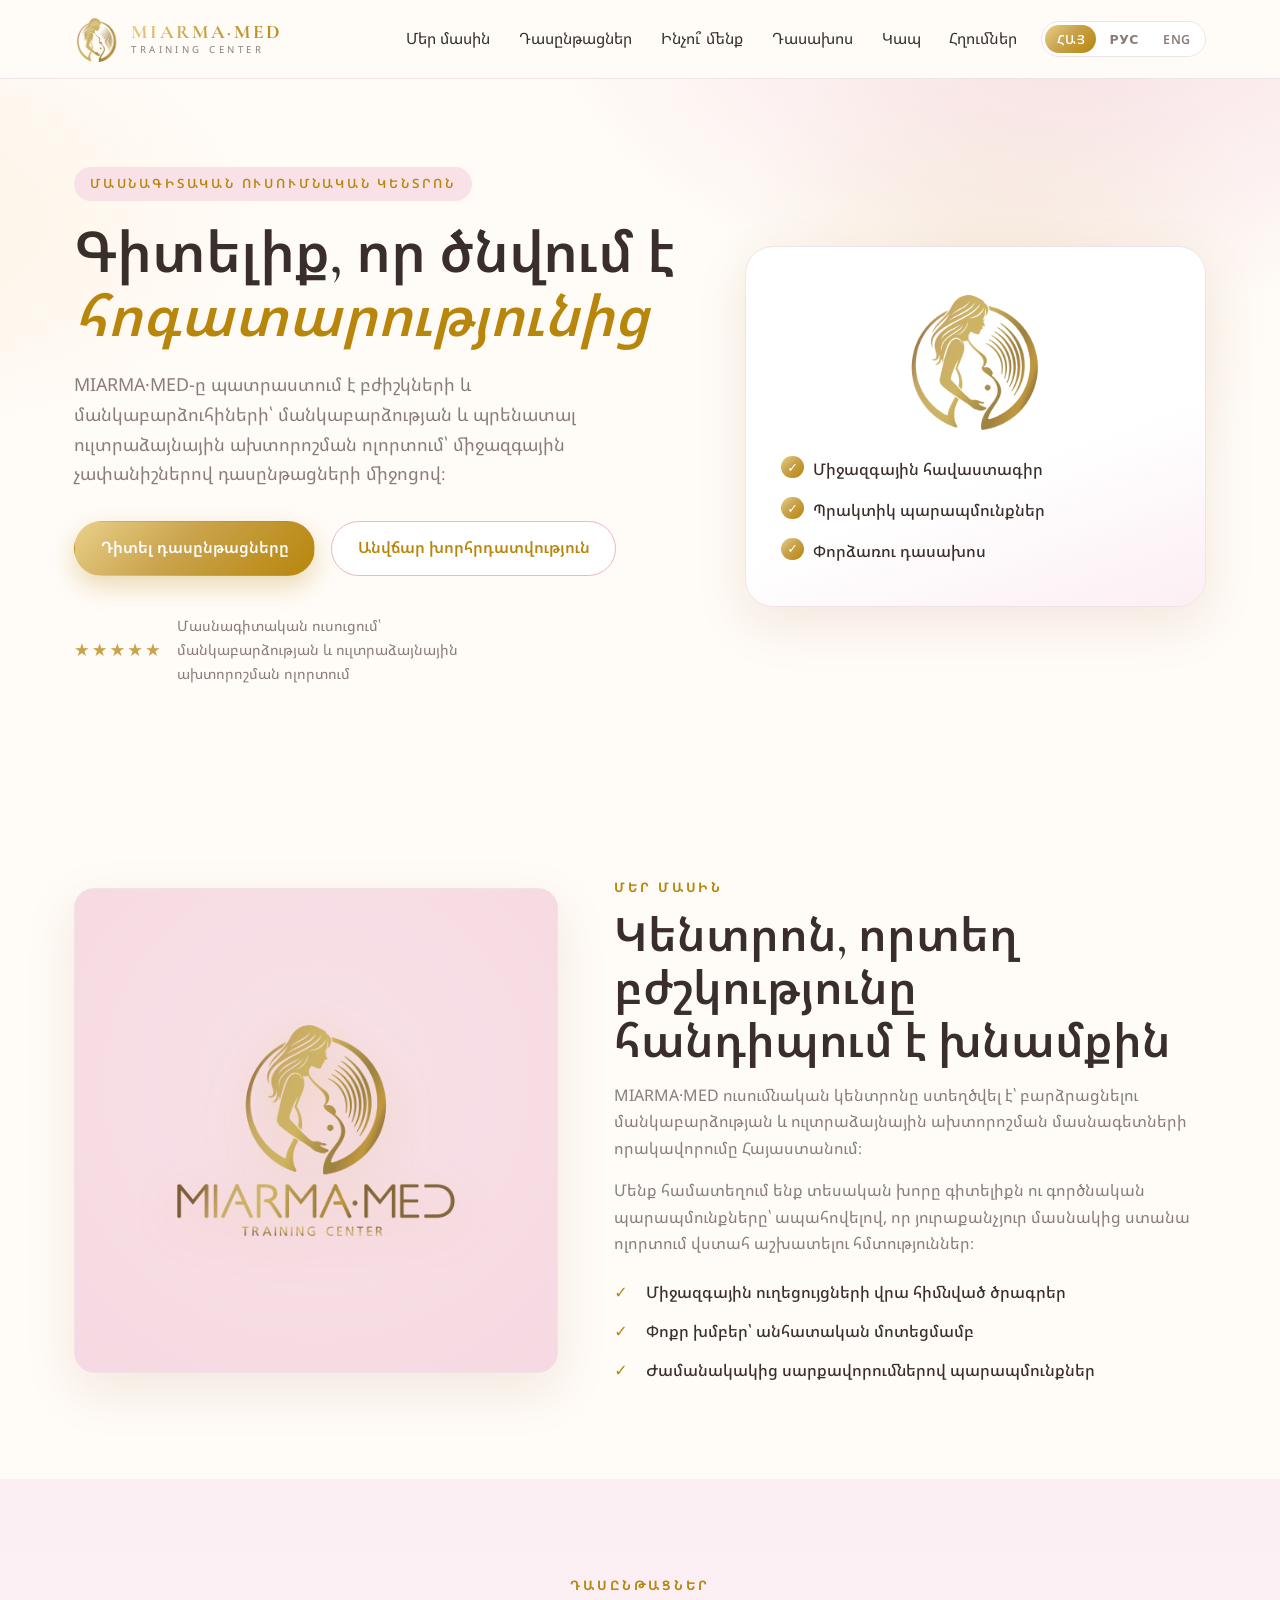
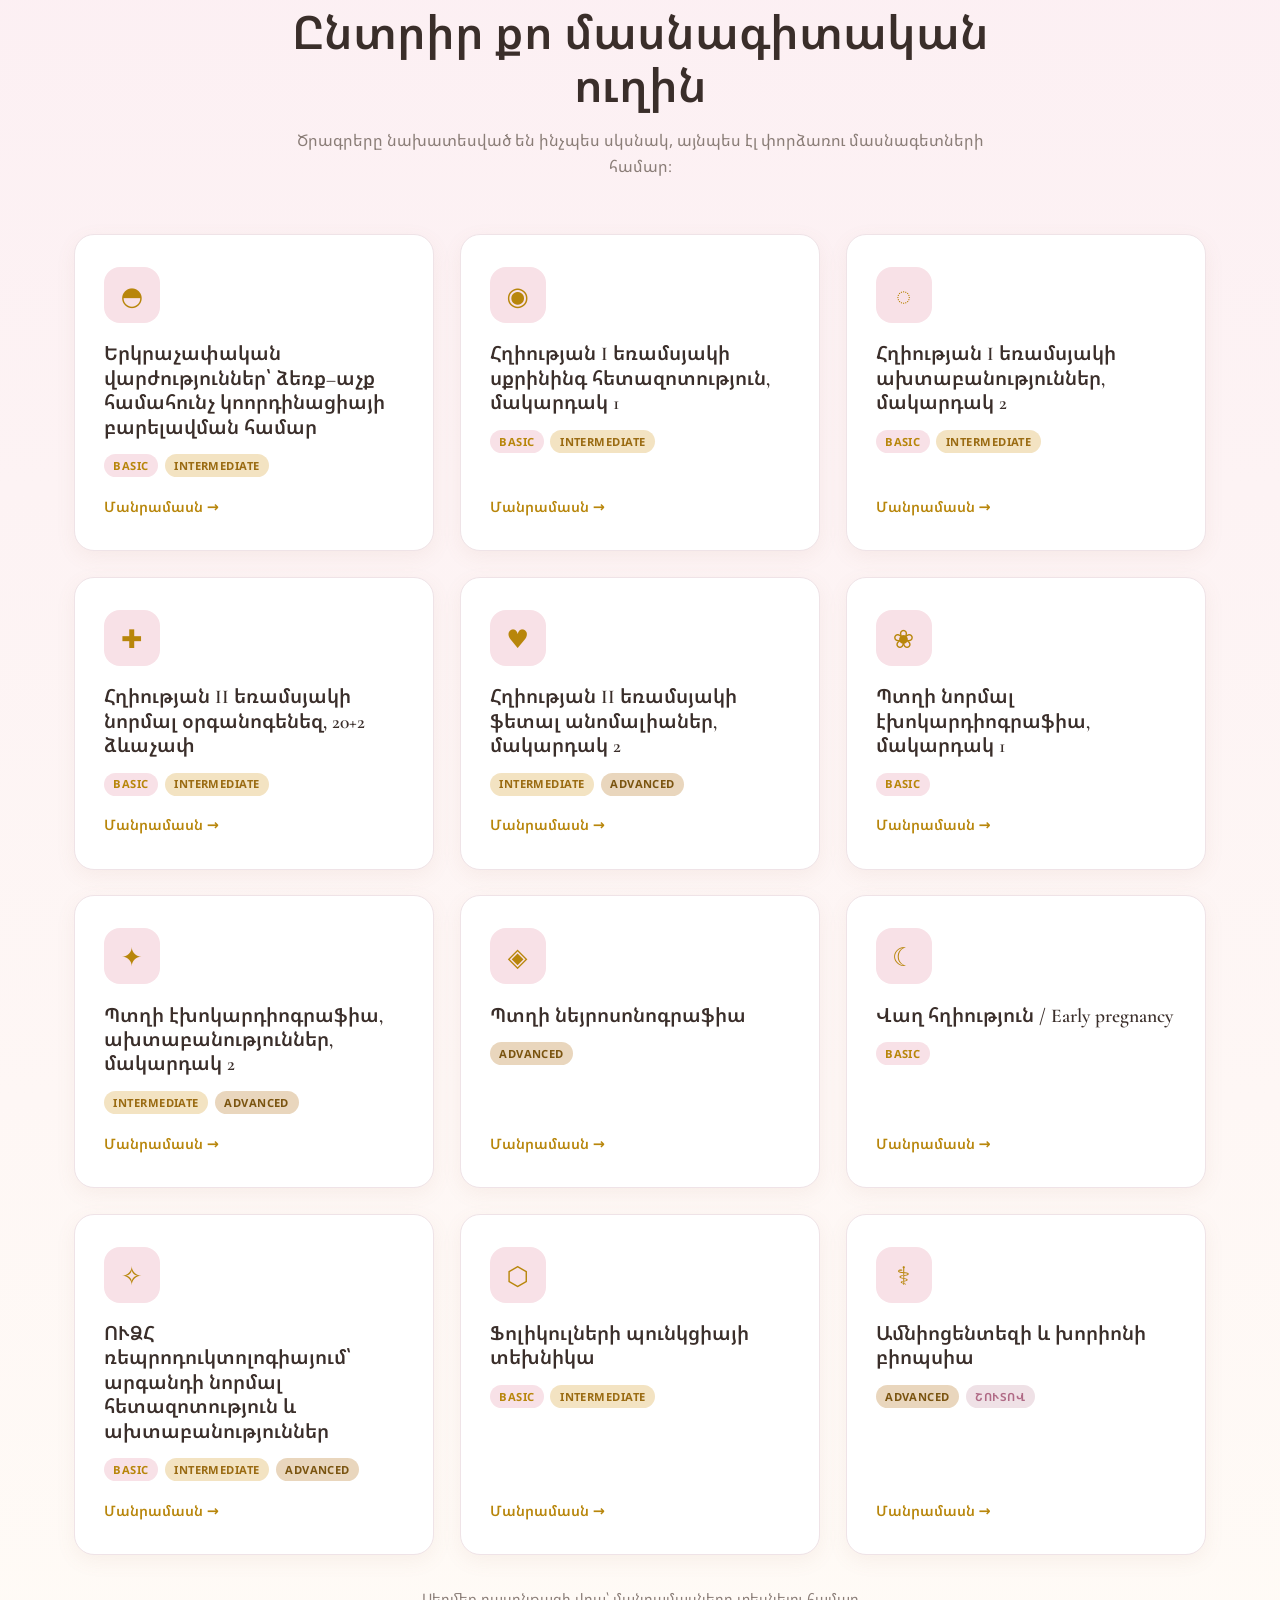
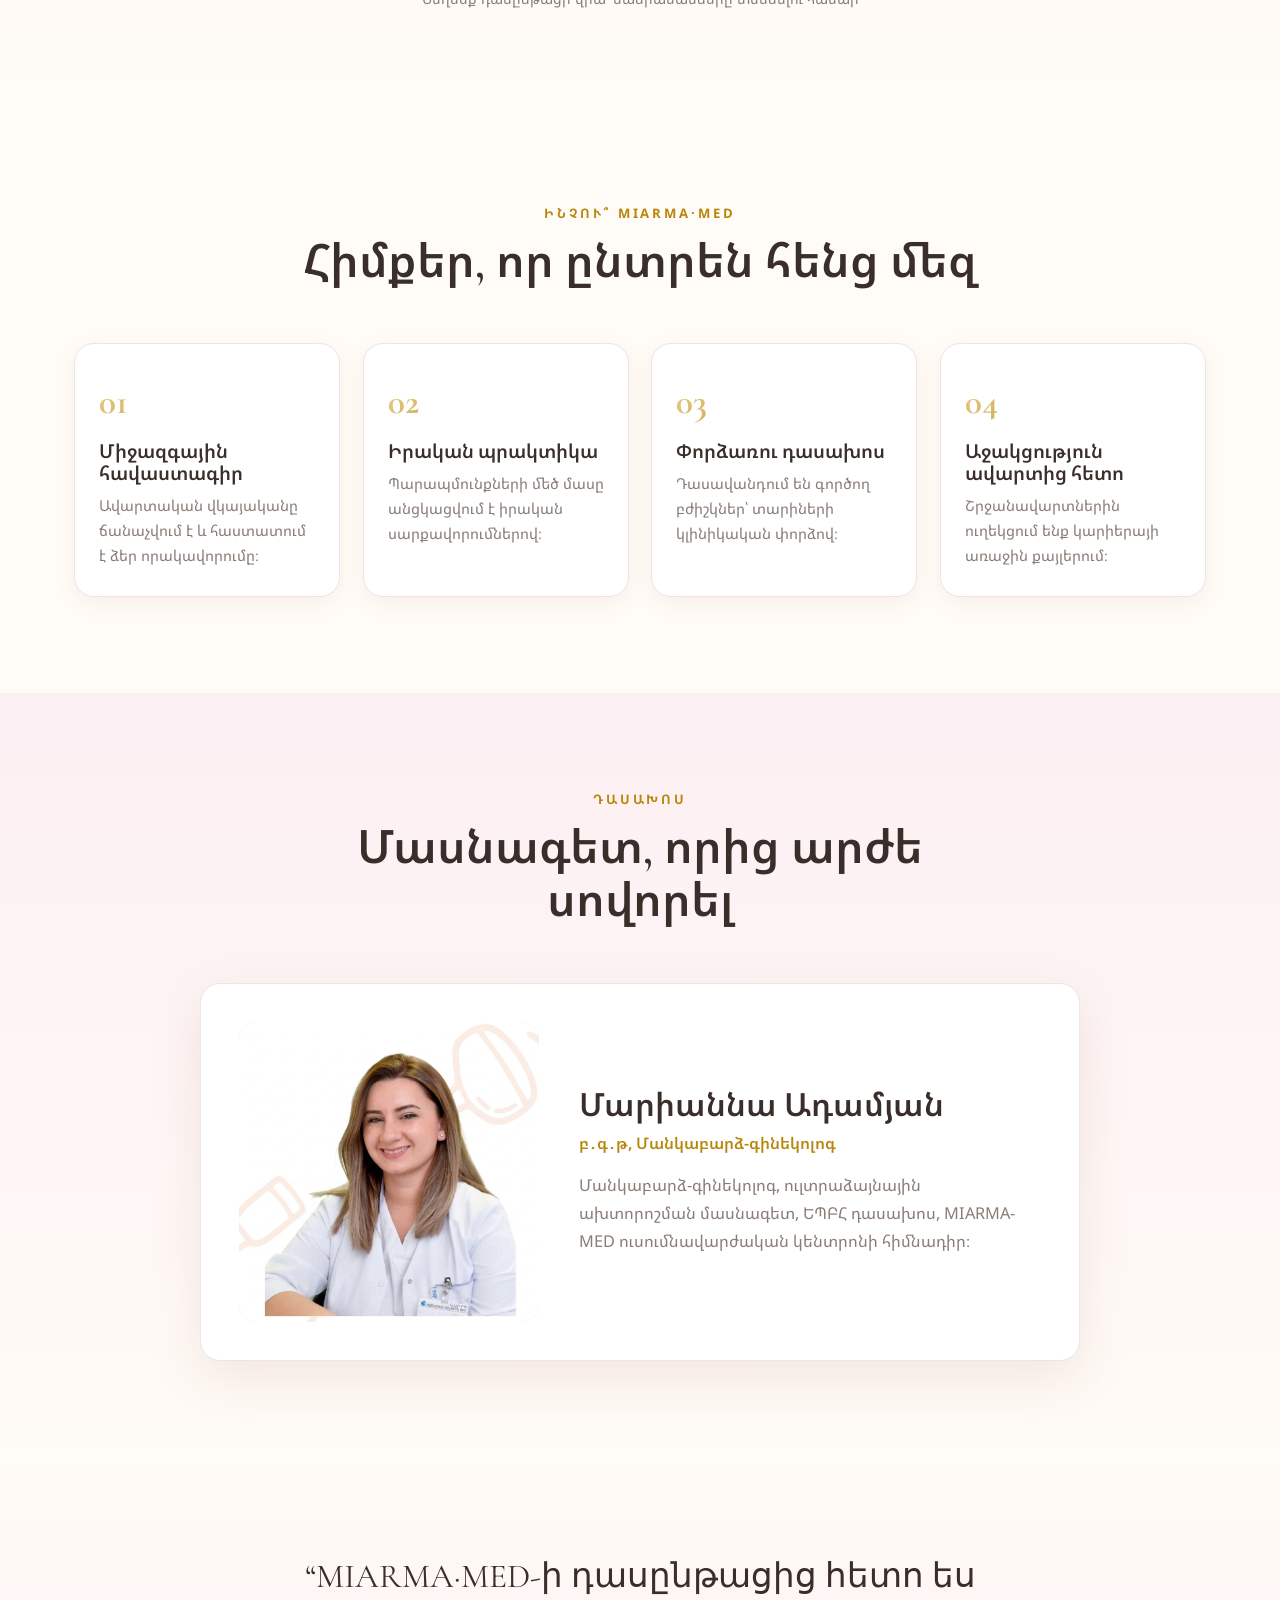
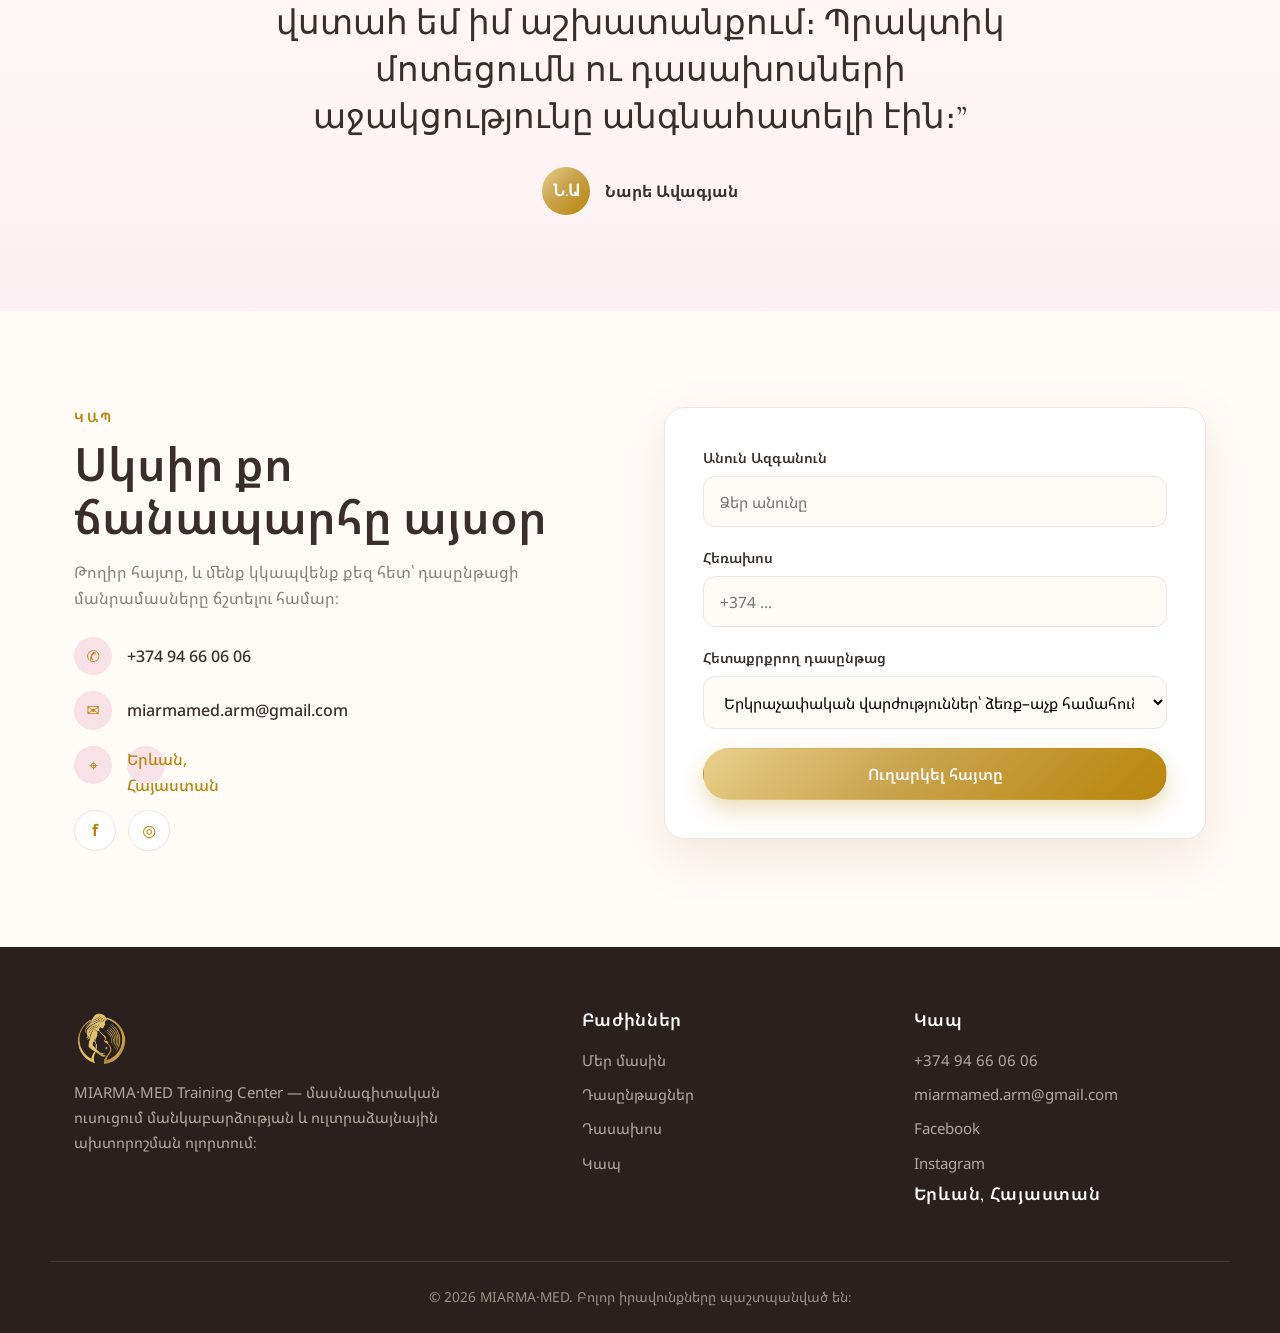
<file: home.html>
<!DOCTYPE html>
<html lang="hy">
<head>
  <meta charset="UTF-8" />
  <meta name="viewport" content="width=device-width, initial-scale=1.0" />
  <title>MIARMA·MED — Ուսումնական կենտրոն</title>
  <meta name="description" content="MIARMA·MED ուսումնական կենտրոն — մանկաբարձություն, պրենատալ ուլտրաձայնային ախտորոշում և մասնագիտական վերապատրաստման դասընթացներ։" />
  <link rel="icon" type="image/png" href="assets/emblem.png" />
  <link rel="preconnect" href="https://fonts.googleapis.com" />
  <link rel="preconnect" href="https://fonts.gstatic.com" crossorigin />
  <link href="https://fonts.googleapis.com/css2?family=Cormorant+Garamond:wght@500;600;700&family=Noto+Sans+Armenian:wght@300;400;500;600;700&display=swap" rel="stylesheet" />
  <link rel="stylesheet" href="styles.css" />
</head>
<body>

  <!-- ===== HEADER ===== -->
  <header class="site-header" id="top">
    <div class="container header-inner">
      <a href="#top" class="brand">
        <img src="assets/emblem.png" alt="MIARMA·MED" class="brand-mark" />
        <span class="brand-text">
          <strong>MIARMA·MED</strong>
          <small>TRAINING CENTER</small>
        </span>
      </a>

      <nav class="nav" id="nav">
        <a href="#about" data-i18n="nav_about">Մեր մասին</a>
        <a href="#courses" data-i18n="nav_courses">Դասընթացներ</a>
        <a href="#why" data-i18n="nav_why">Ինչու՞ մենք</a>
        <a href="#team" data-i18n="nav_team">Դասախոս</a>
        <a href="#contact" data-i18n="nav_contact">Կապ</a>
        <a href="/links" data-i18n="nav_links">Հղումներ</a>
      </nav>

      <div class="lang-switch" id="langSwitch" role="group" aria-label="Language">
        <button type="button" data-lang="hy">ՀԱՅ</button>
        <button type="button" data-lang="ru">РУС</button>
        <button type="button" data-lang="en">ENG</button>
      </div>

      <button class="burger" id="burger" aria-label="Մենյու">
        <span></span><span></span><span></span>
      </button>
    </div>
  </header>

  <!-- ===== HERO ===== -->
  <section class="hero">
    <div class="hero-glow"></div>
    <div class="container hero-inner">
      <div class="hero-copy">
        <span class="eyebrow" data-i18n="hero_eyebrow">Մասնագիտական ուսումնական կենտրոն</span>
        <h1 data-i18n="hero_title">Գիտելիք, որ ծնվում է<br><em>հոգատարությունից</em></h1>
        <p class="lead" data-i18n="hero_lead">
          MIARMA·MED-ը պատրաստում է բժիշկների և մանկաբարձուհիների՝
          մանկաբարձության և պրենատալ ուլտրաձայնային ախտորոշման ոլորտում՝
          միջազգային չափանիշներով դասընթացների միջոցով։
        </p>
        <div class="hero-actions">
          <a href="#courses" class="btn btn-primary" data-i18n="hero_btn_courses">Դիտել դասընթացները</a>
          <a href="#contact" class="btn btn-ghost" data-i18n="hero_btn_consult">Անվճար խորհրդատվություն</a>
        </div>
        <div class="hero-trust">
          <span>★★★★★</span>
          <p data-i18n="hero_trust">Մասնագիտական ուսուցում՝ մանկաբարձության և ուլտրաձայնային ախտորոշման ոլորտում</p>
        </div>
      </div>

      <div class="hero-card">
        <img src="assets/emblem.png" alt="" class="hero-emblem" />
        <ul class="hero-points">
          <li data-i18n="point_cert">Միջազգային հավաստագիր</li>
          <li data-i18n="point_practice">Պրակտիկ պարապմունքներ</li>
          <li data-i18n="point_instructor">Փորձառու դասախոս</li>
        </ul>
      </div>
    </div>
  </section>

  <!-- ===== ABOUT ===== -->
  <section class="section" id="about">
    <div class="container about-grid">
      <div class="about-media">
        <div class="about-frame">
          <img src="assets/logo.png" alt="MIARMA·MED Training Center" />
        </div>
      </div>
      <div class="about-copy">
        <span class="section-eyebrow" data-i18n="about_eyebrow">Մեր մասին</span>
        <h2 data-i18n="about_title">Կենտրոն, որտեղ բժշկությունը հանդիպում է խնամքին</h2>
        <p data-i18n="about_p1">
          MIARMA·MED ուսումնական կենտրոնը ստեղծվել է՝ բարձրացնելու մանկաբարձության
          և ուլտրաձայնային ախտորոշման մասնագետների որակավորումը Հայաստանում։
        </p>
        <p data-i18n="about_p2">
          Մենք համատեղում ենք տեսական խորը գիտելիքն ու գործնական պարապմունքները՝
          ապահովելով, որ յուրաքանչյուր մասնակից ստանա ոլորտում վստահ աշխատելու հմտություններ։
        </p>
        <ul class="check-list">
          <li data-i18n="about_li1">Միջազգային ուղեցույցների վրա հիմնված ծրագրեր</li>
          <li data-i18n="about_li2">Փոքր խմբեր՝ անհատական մոտեցմամբ</li>
          <li data-i18n="about_li3">Ժամանակակից սարքավորումներով պարապմունքներ</li>
        </ul>
      </div>
    </div>
  </section>

  <!-- ===== COURSES ===== -->
  <section class="section section-alt" id="courses">
    <div class="container">
      <div class="section-head">
        <span class="section-eyebrow" data-i18n="courses_eyebrow">Դասընթացներ</span>
        <h2 data-i18n="courses_title">Ընտրիր քո մասնագիտական ուղին</h2>
        <p data-i18n="courses_lead">Ծրագրերը նախատեսված են ինչպես սկսնակ, այնպես էլ փորձառու մասնագետների համար։</p>
      </div>

      <div class="cards" id="courseGrid"><!-- rendered by script.js --></div>
      <p class="courses-hint" data-i18n="courses_hint">Սեղմեք դասընթացի վրա՝ մանրամասները տեսնելու համար</p>
    </div>
  </section>

  <!-- ===== WHY US ===== -->
  <section class="section" id="why">
    <div class="container">
      <div class="section-head">
        <span class="section-eyebrow" data-i18n="why_eyebrow">Ինչու՞ MIARMA·MED</span>
        <h2 data-i18n="why_title">Հիմքեր, որ ընտրեն հենց մեզ</h2>
      </div>
      <div class="features">
        <div class="feature">
          <div class="feature-no">01</div>
          <h3 data-i18n="f1_t">Միջազգային հավաստագիր</h3>
          <p data-i18n="f1_d">Ավարտական վկայականը ճանաչվում է և հաստատում է ձեր որակավորումը։</p>
        </div>
        <div class="feature">
          <div class="feature-no">02</div>
          <h3 data-i18n="f2_t">Իրական պրակտիկա</h3>
          <p data-i18n="f2_d">Պարապմունքների մեծ մասը անցկացվում է իրական սարքավորումներով։</p>
        </div>
        <div class="feature">
          <div class="feature-no">03</div>
          <h3 data-i18n="f3_t">Փորձառու դասախոս</h3>
          <p data-i18n="f3_d">Դասավանդում են գործող բժիշկներ՝ տարիների կլինիկական փորձով։</p>
        </div>
        <div class="feature">
          <div class="feature-no">04</div>
          <h3 data-i18n="f4_t">Աջակցություն ավարտից հետո</h3>
          <p data-i18n="f4_d">Շրջանավարտներին ուղեկցում ենք կարիերայի առաջին քայլերում։</p>
        </div>
      </div>
    </div>
  </section>

  <!-- ===== TEAM ===== -->
  <section class="section section-alt" id="team">
    <div class="container">
      <div class="section-head">
        <span class="section-eyebrow" data-i18n="team_eyebrow">Դասախոս</span>
        <h2 data-i18n="team_title">Մասնագետ, որից արժե սովորել</h2>
      </div>
      <article class="instructor">
        <div class="instructor-photo">
          <img src="assets/marianna.png" alt="Մարիաննա Ադամյան" />
        </div>
        <div class="instructor-info">
          <h3 data-i18n="team_name">Մարիաննա Ադամյան</h3>
          <span class="role" data-i18n="team_role">բ․գ․թ, Մանկաբարձ-գինեկոլոգ</span>
          <p data-i18n="team_bio">Մանկաբարձ-գինեկոլոգ, ուլտրաձայնային ախտորոշման մասնագետ,
             ԵՊԲՀ դասախոս, MIARMA-MED ուսումնավարժական կենտրոնի հիմնադիր։</p>
        </div>
      </article>
    </div>
  </section>

  <!-- ===== TESTIMONIAL ===== -->
  <section class="section testimonial-sec">
    <div class="container testimonial">
      <p class="quote" data-i18n="quote">“MIARMA·MED-ի դասընթացից հետո ես վստահ եմ իմ աշխատանքում։ Պրակտիկ մոտեցումն ու դասախոսների աջակցությունը անգնահատելի էին։”</p>
      <div class="quote-by">
        <div class="avatar small" data-i18n="quote_initials">Ն.Ա</div>
        <div><strong data-i18n="quote_by">Նարե Ավագյան</strong></div>
      </div>
    </div>
  </section>

  <!-- ===== CONTACT ===== -->
  <section class="section" id="contact">
    <div class="container contact-grid">
      <div class="contact-copy">
        <span class="section-eyebrow" data-i18n="contact_eyebrow">Կապ</span>
        <h2 data-i18n="contact_title">Սկսիր քո ճանապարհը այսօր</h2>
        <p data-i18n="contact_lead">Թողիր հայտը, և մենք կկապվենք քեզ հետ՝ դասընթացի մանրամասները ճշտելու համար։</p>
        <ul class="contact-list">
          <li><span>✆</span> +374 94 66 06 06</li>
          <li><span>✉</span> <a href="mailto:miarmamed.arm@gmail.com">miarmamed.arm@gmail.com</a></li>
          <li><span>⌖</span> <span data-i18n="contact_addr">Երևան, Հայաստան</span></li>
        </ul>
        <div class="socials">
          <a href="https://www.facebook.com/MIARMA.MedTrainingCenter" target="_blank" rel="noopener" aria-label="Facebook">f</a>
          <a href="https://www.instagram.com/miarma.med_trainingcenter" target="_blank" rel="noopener" aria-label="Instagram">◎</a>
        </div>
      </div>

      <form class="contact-form" id="enrollForm" novalidate>
        <div class="field">
          <label for="name" data-i18n="form_name">Անուն Ազգանուն</label>
          <input id="name" name="name" type="text" required placeholder="Ձեր անունը" data-i18n-ph="form_name_ph" />
        </div>
        <div class="field">
          <label for="phone" data-i18n="form_phone">Հեռախոս</label>
          <input id="phone" name="phone" type="tel" required placeholder="+374 ..." />
        </div>
        <div class="field">
          <label for="course" data-i18n="form_course">Հետաքրքրող դասընթաց</label>
          <select id="course" name="course"><!-- options rendered by script.js --></select>
        </div>
        <button type="submit" class="btn btn-primary full" data-i18n="form_submit">Ուղարկել հայտը</button>
        <p class="form-note" id="formNote" hidden data-i18n="form_note">Շնորհակալություն։ Մենք շուտով կկապվենք ձեզ հետ։</p>
      </form>
    </div>
  </section>

  <!-- ===== FOOTER ===== -->
  <footer class="site-footer">
    <div class="container footer-inner">
      <div class="footer-brand">
        <img src="assets/emblem.png" alt="MIARMA·MED" />
        <p data-i18n="footer_about">MIARMA·MED Training Center — մասնագիտական ուսուցում մանկաբարձության և ուլտրաձայնային ախտորոշման ոլորտում։</p>
      </div>
      <div class="footer-col">
        <h4 data-i18n="footer_sections">Բաժիններ</h4>
        <a href="#about" data-i18n="nav_about">Մեր մասին</a>
        <a href="#courses" data-i18n="nav_courses">Դասընթացներ</a>
        <a href="#team" data-i18n="nav_team">Դասախոս</a>
        <a href="#contact" data-i18n="nav_contact">Կապ</a>
      </div>
      <div class="footer-col">
        <h4 data-i18n="footer_contact">Կապ</h4>
        <a href="tel:+37494660606">+374 94 66 06 06</a>
        <a href="mailto:miarmamed.arm@gmail.com">miarmamed.arm@gmail.com</a>
        <a href="https://www.facebook.com/MIARMA.MedTrainingCenter" target="_blank" rel="noopener">Facebook</a>
        <a href="https://www.instagram.com/miarma.med_trainingcenter" target="_blank" rel="noopener">Instagram</a>
        <h4 data-i18n="contact_addr">Երևան,Հայաստան</h4>
      </div>
    </div>
    <div class="container footer-bottom">
      <span data-i18n="footer_rights">© 2026 MIARMA·MED. Բոլոր իրավունքները պաշտպանված են։</span>
    </div>
  </footer>

  <!-- ===== COURSE MODAL ===== -->
  <div class="modal" id="courseModal" hidden>
    <div class="modal-overlay" data-close></div>
    <div class="modal-card" role="dialog" aria-modal="true" aria-labelledby="modalTitle">
      <button class="modal-close" data-close aria-label="Փակել">×</button>
      <div class="modal-media" id="modalMedia"></div>
      <div class="modal-body">
        <div class="modal-badges" id="modalBadges"></div>
        <h3 id="modalTitle"></h3>
        <p class="modal-desc" id="modalDesc"></p>
        <p class="modal-note" id="modalNote" hidden></p>
        <button type="button" class="btn btn-primary" id="modalEnroll" data-i18n="modal_enroll">Գրանցվել դասընթացին</button>
      </div>
    </div>
  </div>

  <!-- ===== REGISTRATION MODAL ===== -->
  <div class="reg-modal" id="regModal" hidden>
    <div class="modal-overlay" data-reg-close></div>
    <div class="reg-card" role="dialog" aria-modal="true" aria-labelledby="regTitle">
      <button class="modal-close" data-reg-close aria-label="Փակել">×</button>
      <div class="reg-head">
        <span class="section-eyebrow" data-i18n="reg_eyebrow">Գրանցում</span>
        <h3 id="regTitle" data-i18n="reg_title">Գրանցվել դասընթացին</h3>
        <span class="reg-course" id="regCourseName"></span>
      </div>
      <form class="reg-form" id="regForm" novalidate>
        <input type="hidden" name="course" id="regCourse" />
        <div class="field">
          <label data-i18n="reg_name">Անուն, ազգանուն *</label>
          <input name="full_name" type="text" required />
        </div>
        <div class="field">
          <label data-i18n="reg_phone">Հեռախոսահամար *</label>
          <input name="phone" type="tel" required placeholder="+374 ..." />
        </div>
        <div class="field">
          <label data-i18n="reg_email">Էլ. հասցե *</label>
          <input name="email" type="email" required />
        </div>
        <div class="field">
          <label data-i18n="reg_profession">Մասնագիտություն *</label>
          <input name="profession" type="text" required />
        </div>
        <div class="field">
          <label data-i18n="reg_working">Աշխատո՞ւմ եք *</label>
          <select name="is_working" id="regWorking" required>
            <option value="" data-i18n="reg_choose">Ընտրել...</option>
            <option value="yes" data-i18n="reg_yes">Այո</option>
            <option value="no" data-i18n="reg_no">Ոչ</option>
          </select>
        </div>
        <div class="field" id="regWorkplaceField" hidden>
          <label data-i18n="reg_workplace">Ո՞ր բժշկական հաստատությունում</label>
          <input name="workplace" type="text" />
        </div>
        <div class="field">
          <label data-i18n="reg_experience">Ուլտրաձայնային ախտորոշման փորձ (եթե այո՝ նշեք ժամկետը)</label>
          <input name="ultrasound_experience" type="text" />
        </div>
        <button type="submit" class="btn btn-primary full" data-i18n="reg_submit">Ուղարկել հայտը</button>
        <p class="reg-note" id="regNote" hidden data-i18n="reg_success">Շնորհակալություն։ Ձեր հայտը ստացվեց, մենք շուտով կկապվենք ձեզ հետ։</p>
      </form>
    </div>
  </div>

  <script src="script.js"></script>
</body>
</html>
</file>
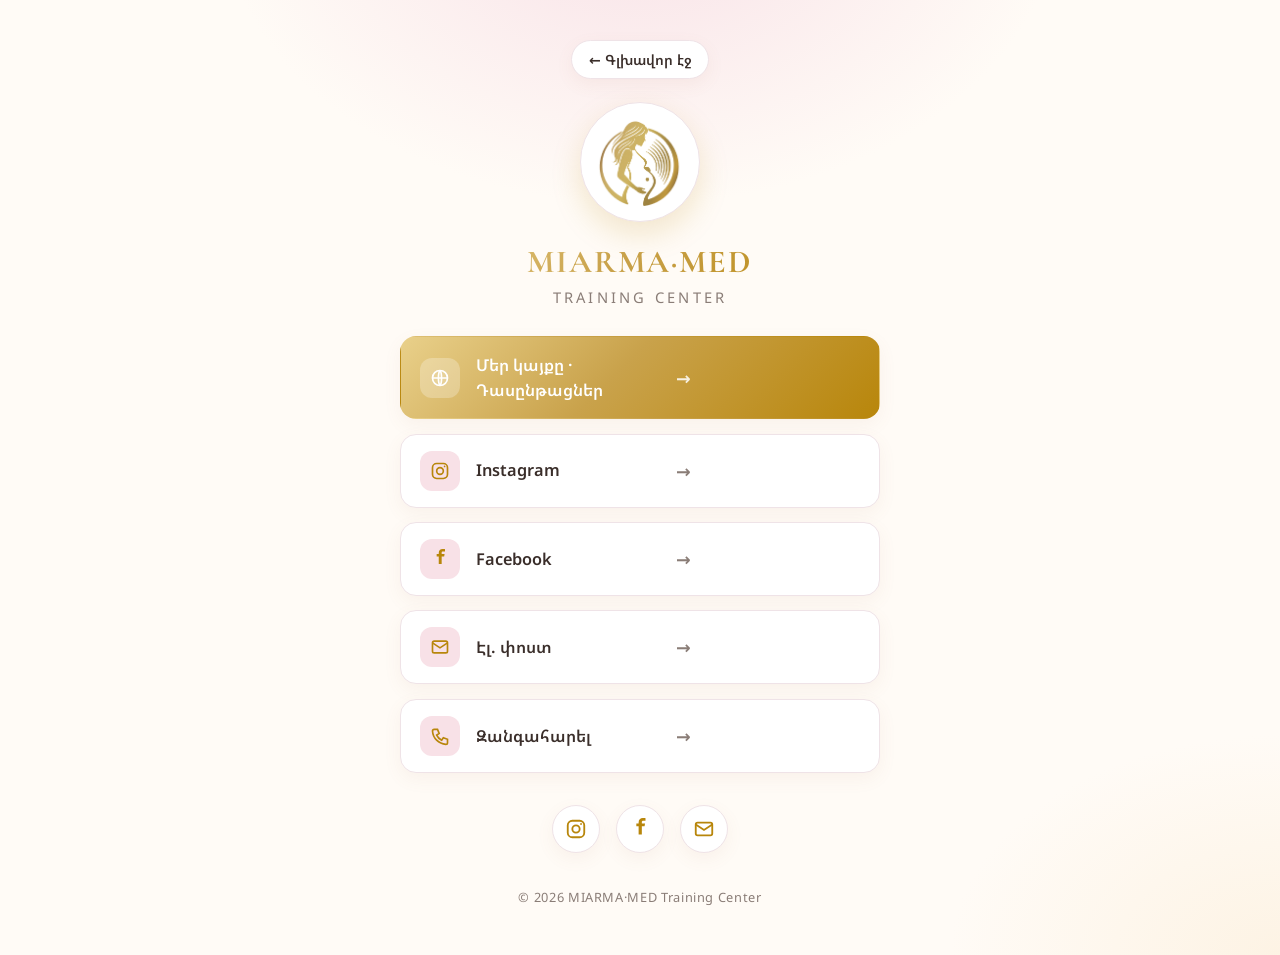
<file: links.html>
<!DOCTYPE html>
<html lang="hy">
<head>
  <meta charset="UTF-8" />
  <meta name="viewport" content="width=device-width, initial-scale=1.0" />
  <title>MIARMA·MED — Links</title>
  <meta name="description" content="MIARMA·MED Training Center — բոլոր հղումները մեկ տեղում։" />
  <link rel="icon" type="image/png" href="[data-uri]" />
  <link rel="preconnect" href="https://fonts.googleapis.com" />
  <link rel="preconnect" href="https://fonts.gstatic.com" crossorigin />
  <link href="https://fonts.googleapis.com/css2?family=Cormorant+Garamond:wght@600;700&family=Noto+Sans+Armenian:wght@400;500;600&display=swap" rel="stylesheet" />
  <style>
    :root{
      --gold-1:#E9D08A; --gold-2:#C9A24B; --gold-3:#B8860B;
      --gold-grad:linear-gradient(135deg,#E9D08A 0%,#C9A24B 45%,#B8860B 100%);
      --pink-1:#FCEFF3; --pink-2:#F6D9E2; --blush:#F8E1E7;
      --cream:#FFFBF6; --ink:#3A2E2A; --muted:#8a7d77; --line:#efe3e7;
    }
    *{box-sizing:border-box;margin:0;padding:0}
    body{
      font-family:"Noto Sans Armenian","Segoe UI",system-ui,sans-serif;
      color:var(--ink);min-height:100vh;line-height:1.5;
      background:
        radial-gradient(700px 500px at 50% -10%, var(--blush) 0%, transparent 60%),
        radial-gradient(600px 400px at 100% 100%, #fdf3e4 0%, transparent 55%),
        var(--cream);
      display:flex;justify-content:center;padding:2.5rem 1.2rem 3rem;
    }
    .wrap{width:100%;max-width:480px;text-align:center}

    .logo{width:120px;height:120px;margin:0 auto 1rem;border-radius:50%;
      background:#fff;display:grid;place-items:center;
      box-shadow:0 12px 30px rgba(184,134,11,.18);border:1px solid var(--line)}
    .logo img{width:80%}
    h1{font-family:"Cormorant Garamond",serif;font-size:2rem;letter-spacing:.06em;
      background:var(--gold-grad);-webkit-background-clip:text;background-clip:text;color:transparent}
    .tagline{color:var(--muted);font-size:.92rem;letter-spacing:.22em;
      text-transform:uppercase;margin-bottom:1.8rem}

    .links{display:flex;flex-direction:column;gap:.9rem}
    .link{
      display:flex;align-items:center;gap:1rem;
      background:#fff;border:1px solid var(--line);border-radius:16px;
      padding:1rem 1.2rem;font-size:1.02rem;font-weight:600;color:var(--ink);
      text-decoration:none;box-shadow:0 6px 18px rgba(170,120,90,.07);
      transition:transform .2s ease,box-shadow .2s ease,border-color .2s ease;
    }
    .link:hover{transform:translateY(-3px);border-color:var(--gold-2);
      box-shadow:0 14px 30px rgba(184,134,11,.16)}
    .link .ico{width:40px;height:40px;flex:0 0 40px;border-radius:12px;
      display:grid;place-items:center;background:var(--blush);color:var(--gold-3)}
    .link .ico svg{width:20px;height:20px}
    .link span{flex:1;text-align:left}
    .link .arrow{color:var(--muted);font-size:1.1rem}
    /* featured (primary) button */
    .link.primary{background:var(--gold-grad);color:#fff;border-color:transparent}
    .link.primary .ico{background:rgba(255,255,255,.25);color:#fff}
    .link.primary .arrow{color:rgba(255,255,255,.85)}

    .socials{display:flex;justify-content:center;gap:1rem;margin-top:2rem}
    .socials a{width:48px;height:48px;border-radius:50%;display:grid;place-items:center;
      background:#fff;border:1px solid var(--line);color:var(--gold-3);
      transition:.2s;box-shadow:0 6px 18px rgba(170,120,90,.07)}
    .socials a:hover{background:var(--gold-grad);color:#fff;transform:translateY(-3px)}
    .socials svg{width:22px;height:22px}

    footer{margin-top:2.2rem;color:var(--muted);font-size:.8rem;letter-spacing:.05em}

    .back-home{display:inline-flex;align-items:center;gap:.45rem;margin-bottom:1.4rem;
      padding:.5rem 1.05rem;border-radius:999px;background:#fff;border:1px solid var(--line);
      color:var(--ink);font-size:.88rem;font-weight:600;text-decoration:none;
      box-shadow:0 6px 18px rgba(170,120,90,.07);transition:.2s}
    .back-home:hover{border-color:var(--gold-2);color:var(--gold-3);transform:translateY(-2px)}
  </style>
</head>
<body>
  <div class="wrap">
    <a class="back-home" href="/">← Գլխավոր էջ</a>
    <div class="logo"><img src="[data-uri]" alt="MIARMA·MED" /></div>
    <h1>MIARMA·MED</h1>
    <p class="tagline">Training Center</p>

    <div class="links">
      <!-- Primary: back to the main site's courses section (same repo, relative link) -->
      <a class="link primary" href="/#courses">
        <span class="ico"><svg viewBox="0 0 24 24" fill="none" stroke="currentColor" stroke-width="2"><circle cx="12" cy="12" r="9"/><path d="M3 12h18M12 3c2.5 2.7 2.5 15.3 0 18M12 3c-2.5 2.7-2.5 15.3 0 18"/></svg></span>
        <span>Մեր կայքը · Դասընթացներ</span>
        <span class="arrow">→</span>
      </a>

      <a class="link" href="https://www.instagram.com/miarma.med_trainingcenter" target="_blank" rel="noopener">
        <span class="ico"><svg viewBox="0 0 24 24" fill="none" stroke="currentColor" stroke-width="2"><rect x="3" y="3" width="18" height="18" rx="5"/><circle cx="12" cy="12" r="4"/><circle cx="17.5" cy="6.5" r="1" fill="currentColor" stroke="none"/></svg></span>
        <span>Instagram</span>
        <span class="arrow">→</span>
      </a>

      <a class="link" href="https://www.facebook.com/MIARMA.MedTrainingCenter" target="_blank" rel="noopener">
        <span class="ico"><svg viewBox="0 0 24 24" fill="currentColor"><path d="M14 9h3l.5-3H14V4.5c0-.9.3-1.5 1.6-1.5H18V.2C17.6.1 16.4 0 15.1 0 12.3 0 10.5 1.7 10.5 4.8V6H8v3h2.5v9H14V9z"/></svg></span>
        <span>Facebook</span>
        <span class="arrow">→</span>
      </a>

      <a class="link" href="mailto:miarmamed.arm@gmail.com">
        <span class="ico"><svg viewBox="0 0 24 24" fill="none" stroke="currentColor" stroke-width="2"><rect x="3" y="5" width="18" height="14" rx="2"/><path d="M3 7l9 6 9-6"/></svg></span>
        <span>Էլ. փոստ</span>
        <span class="arrow">→</span>
      </a>

      <!-- Replace with the real phone number when confirmed -->
      <a class="link" href="tel:+37494660606">
        <span class="ico"><svg viewBox="0 0 24 24" fill="none" stroke="currentColor" stroke-width="2"><path d="M5 4h4l2 5-3 2a12 12 0 006 6l2-3 5 2v4a2 2 0 01-2 2A17 17 0 013 6a2 2 0 012-2z"/></svg></span>
        <span>Զանգահարել</span>
        <span class="arrow">→</span>
      </a>
    </div>

    <div class="socials">
      <a href="https://www.instagram.com/miarma.med_trainingcenter" target="_blank" rel="noopener" aria-label="Instagram">
        <svg viewBox="0 0 24 24" fill="none" stroke="currentColor" stroke-width="2"><rect x="3" y="3" width="18" height="18" rx="5"/><circle cx="12" cy="12" r="4"/><circle cx="17.5" cy="6.5" r="1" fill="currentColor" stroke="none"/></svg>
      </a>
      <a href="https://www.facebook.com/MIARMA.MedTrainingCenter" target="_blank" rel="noopener" aria-label="Facebook">
        <svg viewBox="0 0 24 24" fill="currentColor"><path d="M14 9h3l.5-3H14V4.5c0-.9.3-1.5 1.6-1.5H18V.2C17.6.1 16.4 0 15.1 0 12.3 0 10.5 1.7 10.5 4.8V6H8v3h2.5v9H14V9z"/></svg>
      </a>
      <a href="mailto:miarmamed.arm@gmail.com" aria-label="Email">
        <svg viewBox="0 0 24 24" fill="none" stroke="currentColor" stroke-width="2"><rect x="3" y="5" width="18" height="14" rx="2"/><path d="M3 7l9 6 9-6"/></svg>
      </a>
    </div>

    <footer>© 2026 MIARMA·MED Training Center</footer>
  </div>
</body>
</html>
</file>
<file: styles.css>
/* ===== MIARMA·MED — Gold & Baby Pink ===== */
:root{
  --gold-1:#E9D08A;
  --gold-2:#C9A24B;
  --gold-3:#B8860B;
  --gold-deep:#8B6914;
  --gold-grad:linear-gradient(135deg,#E9D08A 0%,#C9A24B 45%,#B8860B 100%);

  --pink-1:#FCEFF3;
  --pink-2:#F6D9E2;
  --pink-3:#EBB7C4;
  --blush:#F8E1E7;

  --cream:#FFFBF6;
  --ink:#3A2E2A;
  --muted:#8a7d77;
  --line:#efe3e7;
  --white:#ffffff;

  --shadow-sm:0 6px 20px rgba(170,120,90,.08);
  --shadow-md:0 18px 50px rgba(170,120,90,.14);
  --radius:20px;
  --maxw:1180px;
}

*{box-sizing:border-box;margin:0;padding:0}
html{scroll-behavior:smooth}
html,body{overflow-x:hidden;max-width:100%}
body{
  font-family:"Noto Sans Armenian","Segoe UI",system-ui,sans-serif;
  color:var(--ink);
  background:var(--cream);
  line-height:1.65;
  -webkit-font-smoothing:antialiased;
}
img{max-width:100%;display:block}
a{text-decoration:none;color:inherit}
.container{width:100%;max-width:var(--maxw);margin:0 auto;padding:0 24px}

h1,h2,h3,h4{font-family:"Cormorant Garamond","Noto Sans Armenian",serif;font-weight:600;line-height:1.15;color:var(--ink);overflow-wrap:break-word}
em{font-style:italic;color:var(--gold-3)}

/* ===== Buttons ===== */
.btn{
  display:inline-flex;align-items:center;justify-content:center;gap:.5rem;
  padding:.85rem 1.6rem;border-radius:100px;font-size:.98rem;font-weight:600;
  cursor:pointer;border:1.5px solid transparent;transition:transform .2s ease,box-shadow .2s ease,background .2s ease;
  font-family:inherit;
}
.btn-primary{background:var(--gold-grad);color:#fff;box-shadow:0 10px 24px rgba(184,134,11,.28)}
.btn-primary:hover{transform:translateY(-2px);box-shadow:0 16px 30px rgba(184,134,11,.36)}
.btn-ghost{background:#fff;color:var(--gold-3);border-color:var(--pink-3)}
.btn-ghost:hover{background:var(--blush);transform:translateY(-2px)}
.btn.full{width:100%}

/* ===== Header ===== */
.site-header{
  position:sticky;top:0;z-index:50;
  background:rgba(255,251,246,.82);backdrop-filter:blur(12px);
  border-bottom:1px solid var(--line);
}
.header-inner{display:flex;align-items:center;gap:1.5rem;height:78px}
.brand{display:flex;align-items:center;gap:.7rem;margin-right:auto}
.brand-mark{width:46px;height:46px}
.brand-text{display:flex;flex-direction:column;line-height:1}
.brand-text strong{font-size:1.2rem;letter-spacing:.14em;
  background:var(--gold-grad);-webkit-background-clip:text;background-clip:text;color:transparent;font-family:"Cormorant Garamond",serif}
.brand-text small{font-size:.6rem;letter-spacing:.36em;color:var(--muted);margin-top:3px}
.nav{display:flex;gap:1.8rem}
.nav a{font-size:.97rem;color:var(--ink);position:relative;padding:.2rem 0;transition:color .2s}
.nav a::after{content:"";position:absolute;left:0;bottom:-4px;width:0;height:2px;background:var(--gold-grad);transition:width .25s}
.nav a:hover{color:var(--gold-3)}
.nav a:hover::after{width:100%}
.header-cta{padding:.6rem 1.3rem;font-size:.92rem}
.burger{display:none;flex-direction:column;gap:5px;background:none;border:0;cursor:pointer;padding:6px}
.burger span{width:26px;height:2px;background:var(--gold-3);border-radius:2px;transition:.3s}

/* ===== Hero ===== */
.hero{position:relative;overflow:hidden;
  background:
    radial-gradient(900px 500px at 85% -10%, var(--blush) 0%, transparent 60%),
    radial-gradient(700px 400px at -10% 20%, #fdf3e4 0%, transparent 55%),
    var(--cream);
}
.hero-glow{position:absolute;inset:0;background:
  radial-gradient(400px 400px at 78% 30%, rgba(201,162,75,.12), transparent 70%);pointer-events:none}
.hero-inner{display:grid;grid-template-columns:1.15fr .85fr;gap:3rem;align-items:center;padding:5.5rem 24px 6rem}
.eyebrow{display:inline-block;font-size:.8rem;letter-spacing:.22em;text-transform:uppercase;
  color:var(--gold-3);background:var(--blush);padding:.4rem 1rem;border-radius:100px;margin-bottom:1.3rem;font-weight:600}
.hero-copy h1{font-size:clamp(2.4rem,4.4vw,3.8rem);margin-bottom:1.2rem}
.lead{font-size:1.12rem;color:var(--muted);max-width:34rem;margin-bottom:2rem}
.hero-actions{display:flex;gap:1rem;flex-wrap:wrap;margin-bottom:2.4rem}
.hero-trust{display:flex;align-items:center;gap:.9rem}
.hero-trust span{color:var(--gold-2);font-size:1.1rem;letter-spacing:2px}
.hero-trust p{font-size:.9rem;color:var(--muted);max-width:18rem}

.hero-card{
  position:relative;background:#fff;border-radius:28px;padding:2.6rem 2.2rem;
  box-shadow:var(--shadow-md);border:1px solid var(--line);
  background:linear-gradient(160deg,#fff 60%,var(--pink-1));
}
.hero-emblem{width:150px;margin:0 auto 1.6rem}
.hero-points{list-style:none;display:flex;flex-direction:column;gap:.9rem}
.hero-points li{position:relative;padding-left:2rem;font-weight:500}
.hero-points li::before{content:"✓";position:absolute;left:0;top:0;
  width:1.4rem;height:1.4rem;display:grid;place-items:center;border-radius:50%;
  background:var(--gold-grad);color:#fff;font-size:.8rem}

/* ===== Stats ===== */
.stats{background:var(--gold-grad)}
.stats-grid{display:grid;grid-template-columns:repeat(4,1fr);gap:1rem;padding:2.4rem 24px;text-align:center}
.stat strong{display:block;font-family:"Cormorant Garamond",serif;font-size:2.8rem;color:#fff;font-weight:700}
.stat span{color:rgba(255,255,255,.9);font-size:.92rem;letter-spacing:.05em}

/* ===== Sections ===== */
.section{padding:6rem 0}
.section-alt{background:linear-gradient(180deg,var(--pink-1),var(--cream))}
.section-head{text-align:center;max-width:46rem;margin:0 auto 3.4rem}
.section-eyebrow{display:block;font-size:.82rem;letter-spacing:.22em;text-transform:uppercase;color:var(--gold-3);font-weight:700;margin-bottom:.7rem}
.section-head h2,.about-copy h2,.contact-copy h2{font-size:clamp(2rem,3.6vw,2.9rem);margin-bottom:.8rem}
.section-head p{color:var(--muted)}

/* About */
.about-grid{display:grid;grid-template-columns:.9fr 1.1fr;gap:3.5rem;align-items:center}
.about-frame{aspect-ratio:1;border-radius:var(--radius);background:
  radial-gradient(circle at 50% 40%, var(--blush), var(--pink-2));
  display:grid;place-items:center;padding:2.5rem;box-shadow:var(--shadow-md);
  border:1px solid var(--line)}
.about-frame img{width:75%;filter:drop-shadow(0 12px 24px rgba(184,134,11,.2))}
.about-copy p{color:var(--muted);margin-bottom:1rem}
.check-list{list-style:none;margin-top:1.4rem;display:flex;flex-direction:column;gap:.8rem}
.check-list li{position:relative;padding-left:2rem;font-weight:500}
.check-list li::before{content:"✓";position:absolute;left:0;color:var(--gold-3);font-weight:700}

/* Courses */
.cards{display:grid;grid-template-columns:repeat(3,1fr);gap:1.6rem}
.cards-2col{grid-template-columns:repeat(2,1fr);max-width:900px;margin:0 auto}
.card{background:#fff;border:1px solid var(--line);border-radius:var(--radius);
  padding:2rem 1.8rem;box-shadow:var(--shadow-sm);transition:transform .25s,box-shadow .25s;position:relative;overflow:hidden}
.card::before{content:"";position:absolute;inset:0 0 auto 0;height:4px;background:var(--gold-grad);transform:scaleX(0);transform-origin:left;transition:transform .3s}
.card:hover{transform:translateY(-6px);box-shadow:var(--shadow-md)}
.card:hover::before{transform:scaleX(1)}
.card-icon{width:56px;height:56px;border-radius:16px;display:grid;place-items:center;
  font-size:1.6rem;color:var(--gold-3);background:var(--blush);margin-bottom:1.2rem}
.card h3{font-size:1.22rem;margin-bottom:.9rem;line-height:1.25}
.card p{color:var(--muted);font-size:.97rem;margin-bottom:1.1rem}
.card-meta{font-size:.82rem;color:var(--gold-3);font-weight:600;letter-spacing:.03em}

/* clickable course cards */
.course-card{display:flex;flex-direction:column;cursor:pointer;outline:none}
.course-card:focus-visible{box-shadow:0 0 0 3px var(--pink-3),var(--shadow-md)}
.card-badges{display:flex;flex-wrap:wrap;gap:.4rem;margin-bottom:1.1rem}
.badge{font-size:.7rem;font-weight:700;letter-spacing:.04em;text-transform:uppercase;
  padding:.22rem .6rem;border-radius:100px;line-height:1.4}
.badge-basic{background:var(--blush);color:var(--gold-3)}
.badge-intermediate{background:#f3e3c2;color:#9a6b12}
.badge-advanced{background:#e9d6bd;color:#7a5410}
.badge-soon{background:#efe1e6;color:#b06a86}
.card-open{margin-top:auto;font-size:.9rem;font-weight:600;color:var(--gold-3);
  display:inline-flex;align-items:center;gap:.3rem;transition:gap .2s}
.course-card:hover .card-open{gap:.6rem}
.is-soon{opacity:.9}
.courses-hint{text-align:center;color:var(--muted);font-size:.9rem;margin-top:2rem}

/* course modal */
.modal{position:fixed;inset:0;z-index:100;display:grid;place-items:center;padding:24px}
.modal[hidden]{display:none}
.modal-overlay{position:absolute;inset:0;background:rgba(58,46,42,.55);backdrop-filter:blur(4px);animation:fade .25s ease}
.modal-card{position:relative;z-index:1;background:#fff;border-radius:24px;max-width:560px;width:100%;
  max-height:90vh;overflow:auto;box-shadow:0 30px 80px rgba(60,30,20,.35);animation:pop .3s cubic-bezier(.2,.8,.3,1)}
.modal-close{position:absolute;top:14px;right:14px;z-index:2;width:38px;height:38px;border:0;border-radius:50%;
  background:rgba(255,255,255,.85);color:var(--ink);font-size:1.5rem;line-height:1;cursor:pointer;transition:.2s}
.modal-close:hover{background:var(--blush);color:var(--gold-3);transform:rotate(90deg)}
.modal-media{aspect-ratio:16/9;background:radial-gradient(circle at 50% 35%,var(--blush),var(--pink-2));
  display:grid;place-items:center;overflow:hidden}
.modal-media img{width:100%;height:100%;object-fit:cover}
.modal-media.is-placeholder img{width:auto;height:60%;object-fit:contain;opacity:.9;
  filter:drop-shadow(0 8px 16px rgba(184,134,11,.25))}
.modal-body{padding:1.8rem 2rem 2rem}
.modal-badges{display:flex;flex-wrap:wrap;gap:.4rem;margin-bottom:.9rem}
.modal-body h3{font-size:1.6rem;margin-bottom:.8rem;line-height:1.25}
.modal-desc{color:var(--muted);margin-bottom:1rem;line-height:1.7}
.modal-note{background:var(--pink-1);color:var(--gold-3);font-weight:600;font-size:.92rem;
  padding:.7rem 1rem;border-radius:12px;margin-bottom:1.3rem}
@keyframes fade{from{opacity:0}to{opacity:1}}
@keyframes pop{from{opacity:0;transform:translateY(20px) scale(.97)}to{opacity:1;transform:none}}

/* Why */
.features{display:grid;grid-template-columns:repeat(4,1fr);gap:1.4rem}
.feature{padding:1.8rem 1.5rem;border-radius:var(--radius);background:#fff;border:1px solid var(--line);box-shadow:var(--shadow-sm)}
.feature-no{font-family:"Cormorant Garamond",serif;font-size:2.2rem;font-weight:700;
  background:var(--gold-grad);-webkit-background-clip:text;background-clip:text;color:transparent;margin-bottom:.6rem}
.feature h3{font-size:1.2rem;margin-bottom:.5rem}
.feature p{color:var(--muted);font-size:.94rem}

/* Team — single featured instructor */
.instructor{display:grid;grid-template-columns:300px 1fr;gap:2.5rem;align-items:center;
  max-width:880px;margin:0 auto;background:#fff;border:1px solid var(--line);
  border-radius:var(--radius);box-shadow:var(--shadow-md);padding:2.4rem;overflow:hidden}
.instructor-photo{position:relative;border-radius:18px;overflow:hidden;
  background:radial-gradient(circle at 50% 30%,var(--blush),var(--pink-2));aspect-ratio:1/1}
.instructor-photo img{width:100%;height:100%;object-fit:cover;object-position:top center}
.instructor-info h3{font-size:2rem;margin-bottom:.3rem}
.instructor-info .role{display:block;color:var(--gold-3);font-weight:600;font-size:1rem;margin-bottom:1rem}
.instructor-info p{color:var(--muted);font-size:1.02rem;line-height:1.7}

/* small avatar (testimonial) */
.avatar.small{width:48px;height:48px;border-radius:50%;display:grid;place-items:center;
  font-family:"Cormorant Garamond",serif;font-size:1rem;color:#fff;background:var(--gold-grad);font-weight:700}

/* Testimonial */
.testimonial-sec{background:linear-gradient(180deg,var(--cream),var(--pink-1))}
.testimonial{max-width:50rem;margin:0 auto;text-align:center}
.quote{font-family:"Cormorant Garamond",serif;font-size:clamp(1.5rem,3vw,2.1rem);line-height:1.4;color:var(--ink);margin-bottom:1.6rem}
.quote-by{display:flex;align-items:center;justify-content:center;gap:.9rem}
.quote-by strong{display:block}
.quote-by span{color:var(--muted);font-size:.88rem}

/* Contact */
.contact-grid{display:grid;grid-template-columns:1fr 1fr;gap:3rem;align-items:start}
.contact-copy p{color:var(--muted);margin-bottom:1.6rem}
.contact-list{list-style:none;display:flex;flex-direction:column;gap:1rem;margin-bottom:1.6rem}
.contact-list li{display:flex;align-items:center;gap:.9rem;font-weight:500}
.contact-list span{width:2.4rem;height:2.4rem;border-radius:50%;display:grid;place-items:center;background:var(--blush);color:var(--gold-3)}
.socials{display:flex;gap:.8rem}
.socials a{width:2.6rem;height:2.6rem;border-radius:50%;display:grid;place-items:center;background:#fff;border:1px solid var(--line);color:var(--gold-3);font-weight:700;transition:.2s}
.socials a:hover{background:var(--gold-grad);color:#fff;transform:translateY(-3px)}
.contact-form{background:#fff;padding:2.4rem;border-radius:var(--radius);box-shadow:var(--shadow-md);border:1px solid var(--line)}
.field{margin-bottom:1.2rem}
.field label{display:block;font-size:.88rem;font-weight:600;margin-bottom:.4rem}
.field input,.field select{width:100%;padding:.85rem 1rem;border:1.5px solid var(--line);border-radius:12px;font-family:inherit;font-size:.97rem;background:var(--cream);transition:border .2s}
.field input:focus,.field select:focus{outline:none;border-color:var(--gold-2);background:#fff}
.form-note{margin-top:1rem;color:var(--gold-3);font-weight:600;text-align:center}

/* Footer */
.site-footer{background:#2a211e;color:#e9ddd6;padding:4rem 0 1.5rem}
.footer-inner{display:grid;grid-template-columns:1.6fr 1fr 1fr;gap:2.5rem;padding-bottom:2.5rem}
.footer-brand img{width:56px;margin-bottom:1rem;filter:brightness(1.1)}
.footer-brand p{color:#b5a79f;font-size:.94rem;max-width:24rem}
.footer-col h4{color:#fff;margin-bottom:1rem;font-size:1.1rem;letter-spacing:.04em}
.footer-col a,.footer-col span{display:block;color:#b5a79f;margin-bottom:.6rem;font-size:.94rem;transition:color .2s}
.footer-col a:hover{color:var(--gold-1)}
.footer-bottom{border-top:1px solid rgba(255,255,255,.1);padding-top:1.5rem;color:#9c8f87;font-size:.86rem;text-align:center}

/* Reveal animation */
.reveal{opacity:0;transform:translateY(24px);transition:opacity .7s ease,transform .7s ease}
.reveal.in{opacity:1;transform:none}

/* ===== Responsive ===== */
@media (max-width:900px){
  .hero-inner{grid-template-columns:1fr;gap:2.5rem;padding-top:3.5rem}
  .hero-card{max-width:420px}
  .about-grid,.contact-grid{grid-template-columns:1fr;gap:2.2rem}
  .cards{grid-template-columns:repeat(2,1fr)}
  .features{grid-template-columns:repeat(2,1fr)}
  .instructor{grid-template-columns:1fr;text-align:center;gap:1.6rem}
  .instructor-photo{width:220px;margin:0 auto}
  .footer-inner{grid-template-columns:1fr 1fr}
  .nav{position:fixed;inset:78px 0 auto 0;flex-direction:column;background:var(--cream);
    padding:1.5rem 24px;gap:1.1rem;border-bottom:1px solid var(--line);
    transform:translateY(-120%);transition:transform .3s;box-shadow:var(--shadow-md)}
  .nav.open{transform:none}
  .burger{display:flex}
  .header-cta{display:none}
}
@media (max-width:560px){
  .cards,.features{grid-template-columns:1fr}
  .footer-inner{grid-template-columns:1fr}
  .section{padding:4rem 0}
  .hero-copy h1{font-size:2.3rem}
  .hero-inner{padding-left:18px;padding-right:18px}
  .container{padding:0 18px}
  .eyebrow{font-size:.7rem;letter-spacing:.14em}
  .section-eyebrow{font-size:.74rem;letter-spacing:.16em}
}

/* ===== Language switcher ===== */
.lang-switch{display:flex;align-items:center;gap:2px;
  background:#fff;border:1px solid var(--line);border-radius:999px;padding:3px}
.lang-switch button{border:0;background:none;cursor:pointer;
  font-family:inherit;font-size:.78rem;font-weight:600;letter-spacing:.04em;
  color:var(--muted);padding:.35rem .7rem;border-radius:999px;transition:.2s}
.lang-switch button:hover{color:var(--gold-3)}
.lang-switch button.active{background:var(--gold-grad);color:#fff}
@media (max-width:900px){
  .lang-switch{margin-right:.2rem}
  .lang-switch button{padding:.3rem .55rem;font-size:.72rem}
}

/* ===== Registration modal ===== */
.reg-modal{position:fixed;inset:0;z-index:60;display:flex;align-items:center;justify-content:center;padding:1.2rem}
.reg-modal[hidden]{display:none}
.reg-card{position:relative;background:var(--cream,#FFFBF6);border-radius:20px;width:100%;max-width:460px;
  max-height:92vh;overflow-y:auto;padding:1.8rem 1.6rem 1.6rem;box-shadow:0 30px 70px rgba(80,40,20,.28);
  animation:regIn .28s ease}
@keyframes regIn{from{opacity:0;transform:translateY(18px)}to{opacity:1;transform:none}}
.reg-head{text-align:center;margin-bottom:1.2rem}
.reg-head h3{font-family:"Cormorant Garamond",serif;font-size:1.7rem;margin:.1rem 0}
.reg-course{display:inline-block;margin-top:.5rem;background:var(--blush,#F8E1E7);color:#8a5a2a;
  border-radius:10px;padding:.35rem .8rem;font-size:.85rem;font-weight:600;line-height:1.3}
.reg-form .field{margin-bottom:.85rem;display:flex;flex-direction:column;gap:.3rem}
.reg-form label{font-size:.85rem;font-weight:600;color:var(--ink)}
.reg-form input,.reg-form select{font-family:inherit;font-size:.95rem;padding:.6rem .75rem;
  border:1px solid var(--line);border-radius:10px;background:#fff;color:var(--ink)}
.reg-form input:focus,.reg-form select:focus{outline:none;border-color:var(--gold-2)}
.reg-form .btn.full{width:100%;margin-top:.4rem}
.reg-note{margin-top:1rem;text-align:center;color:#1f9d55;font-weight:600;background:#eafaf0;
  border:1px solid #bfe6cd;border-radius:12px;padding:.9rem}
</file>
